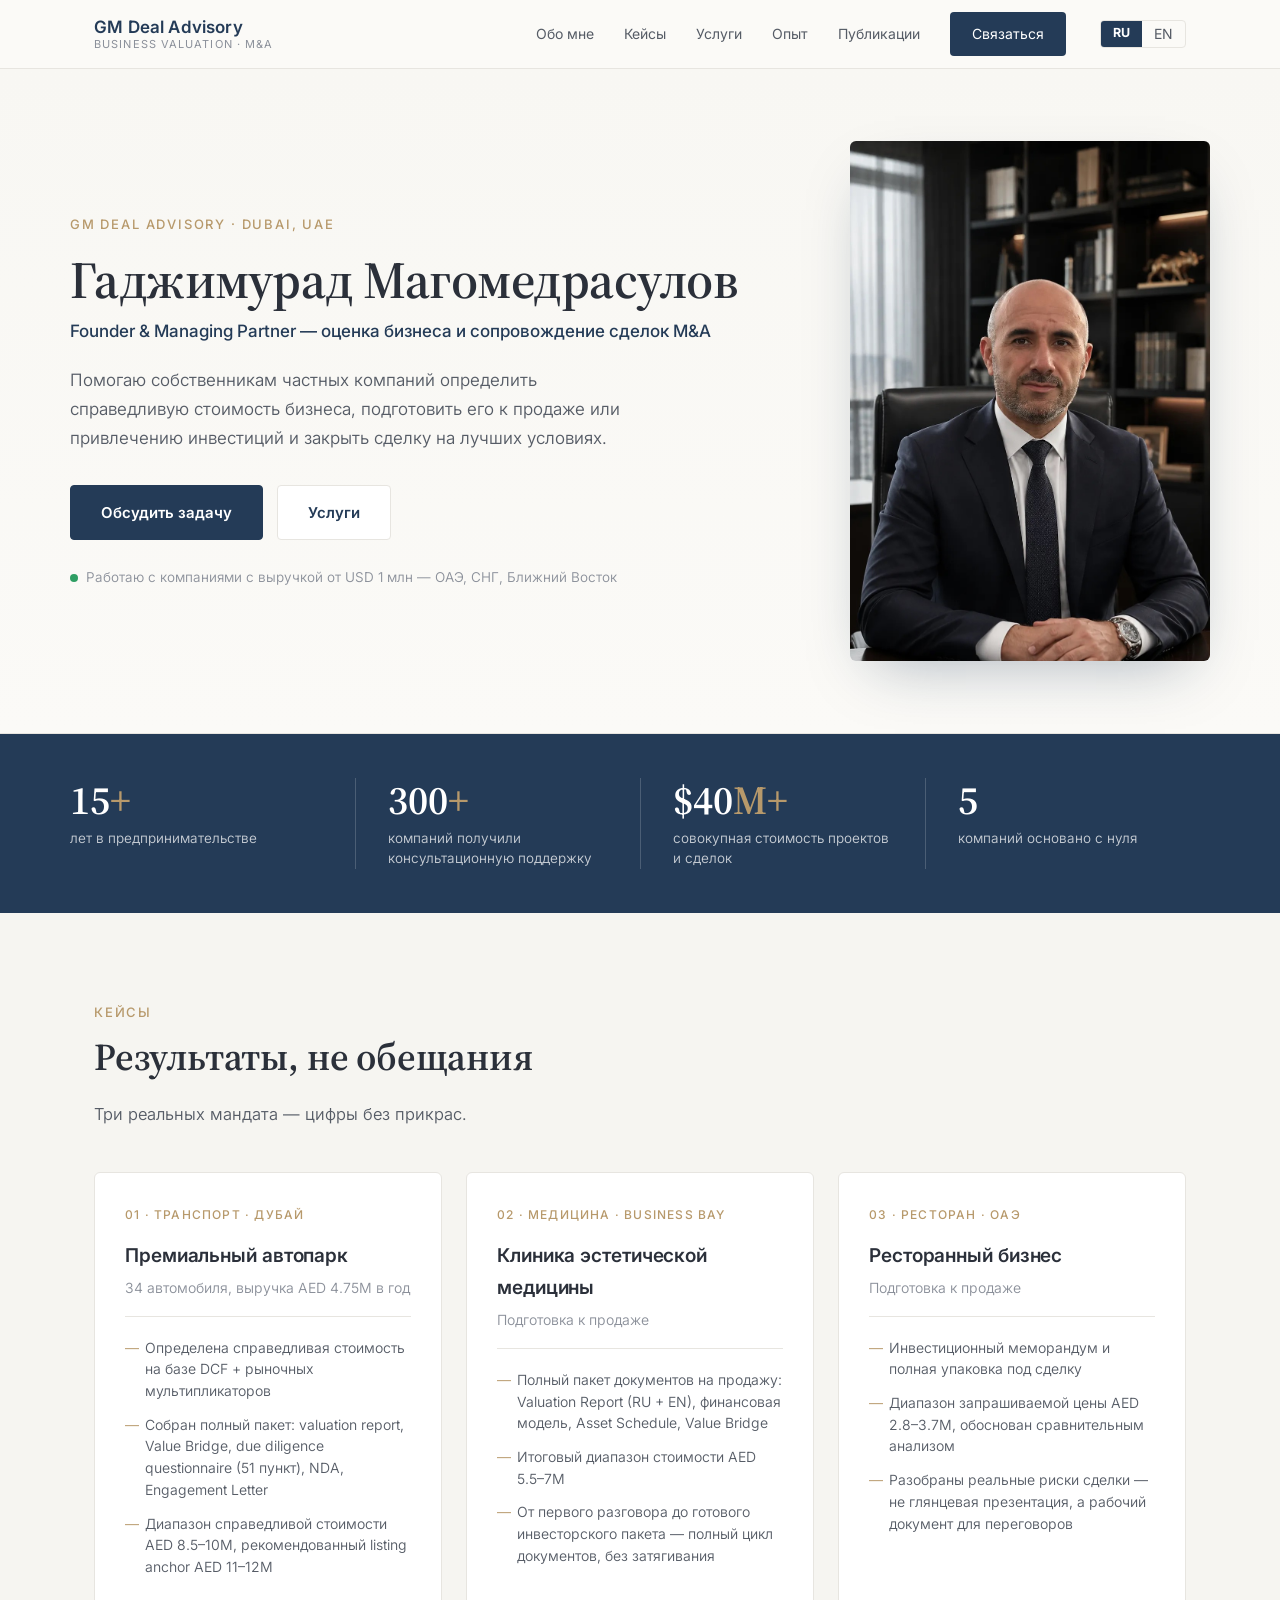
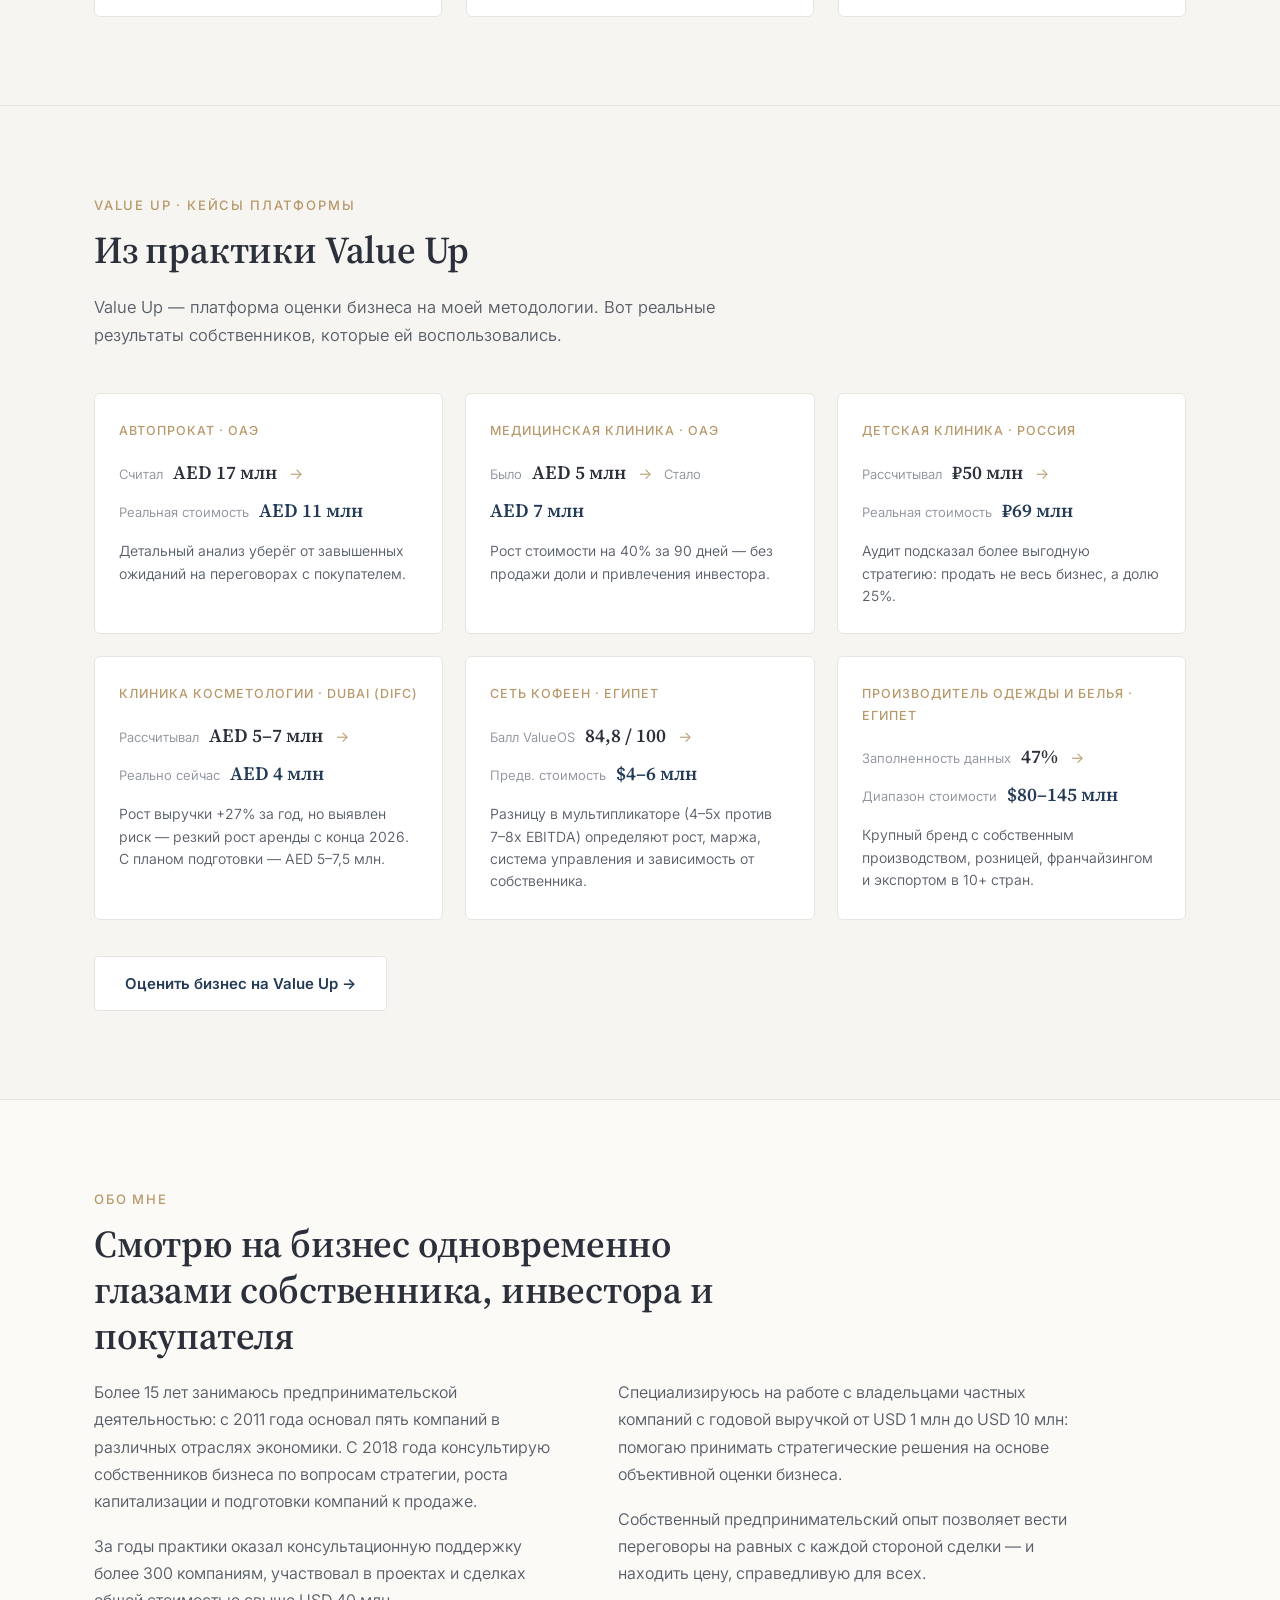
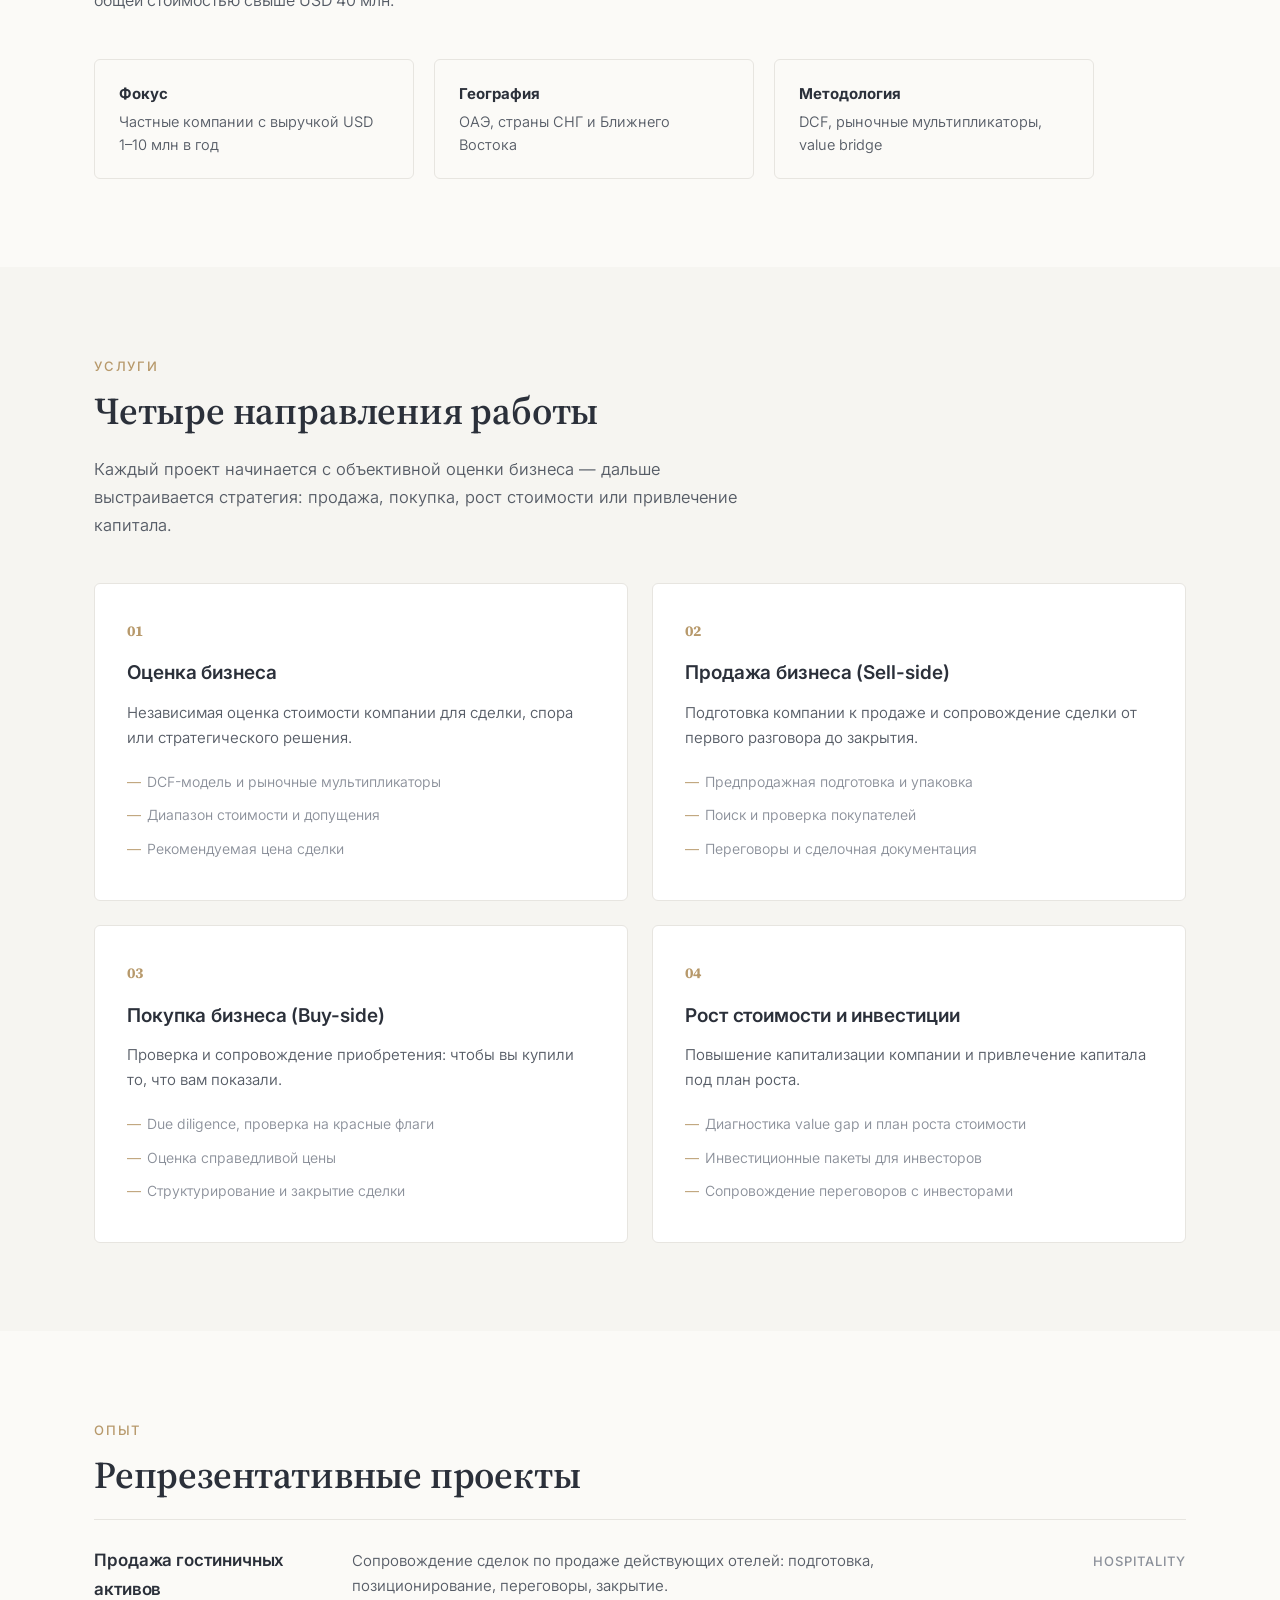
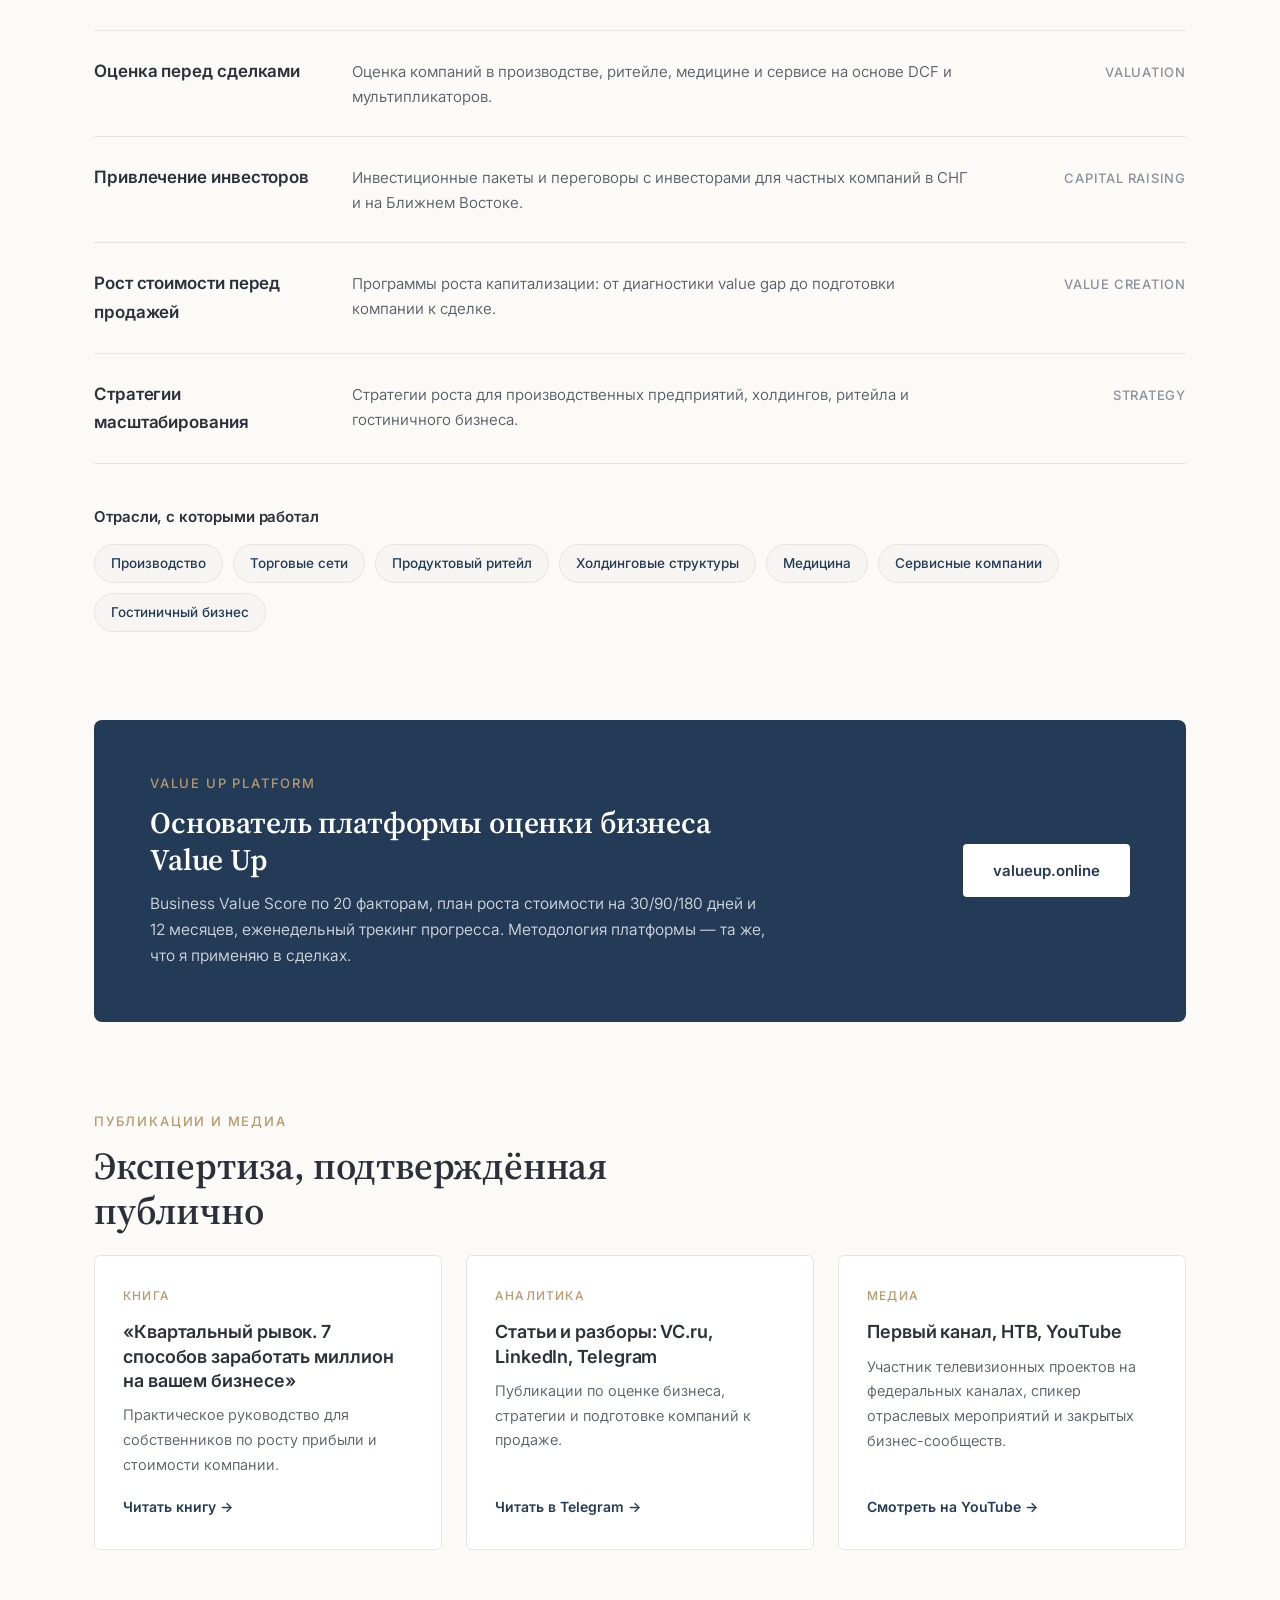
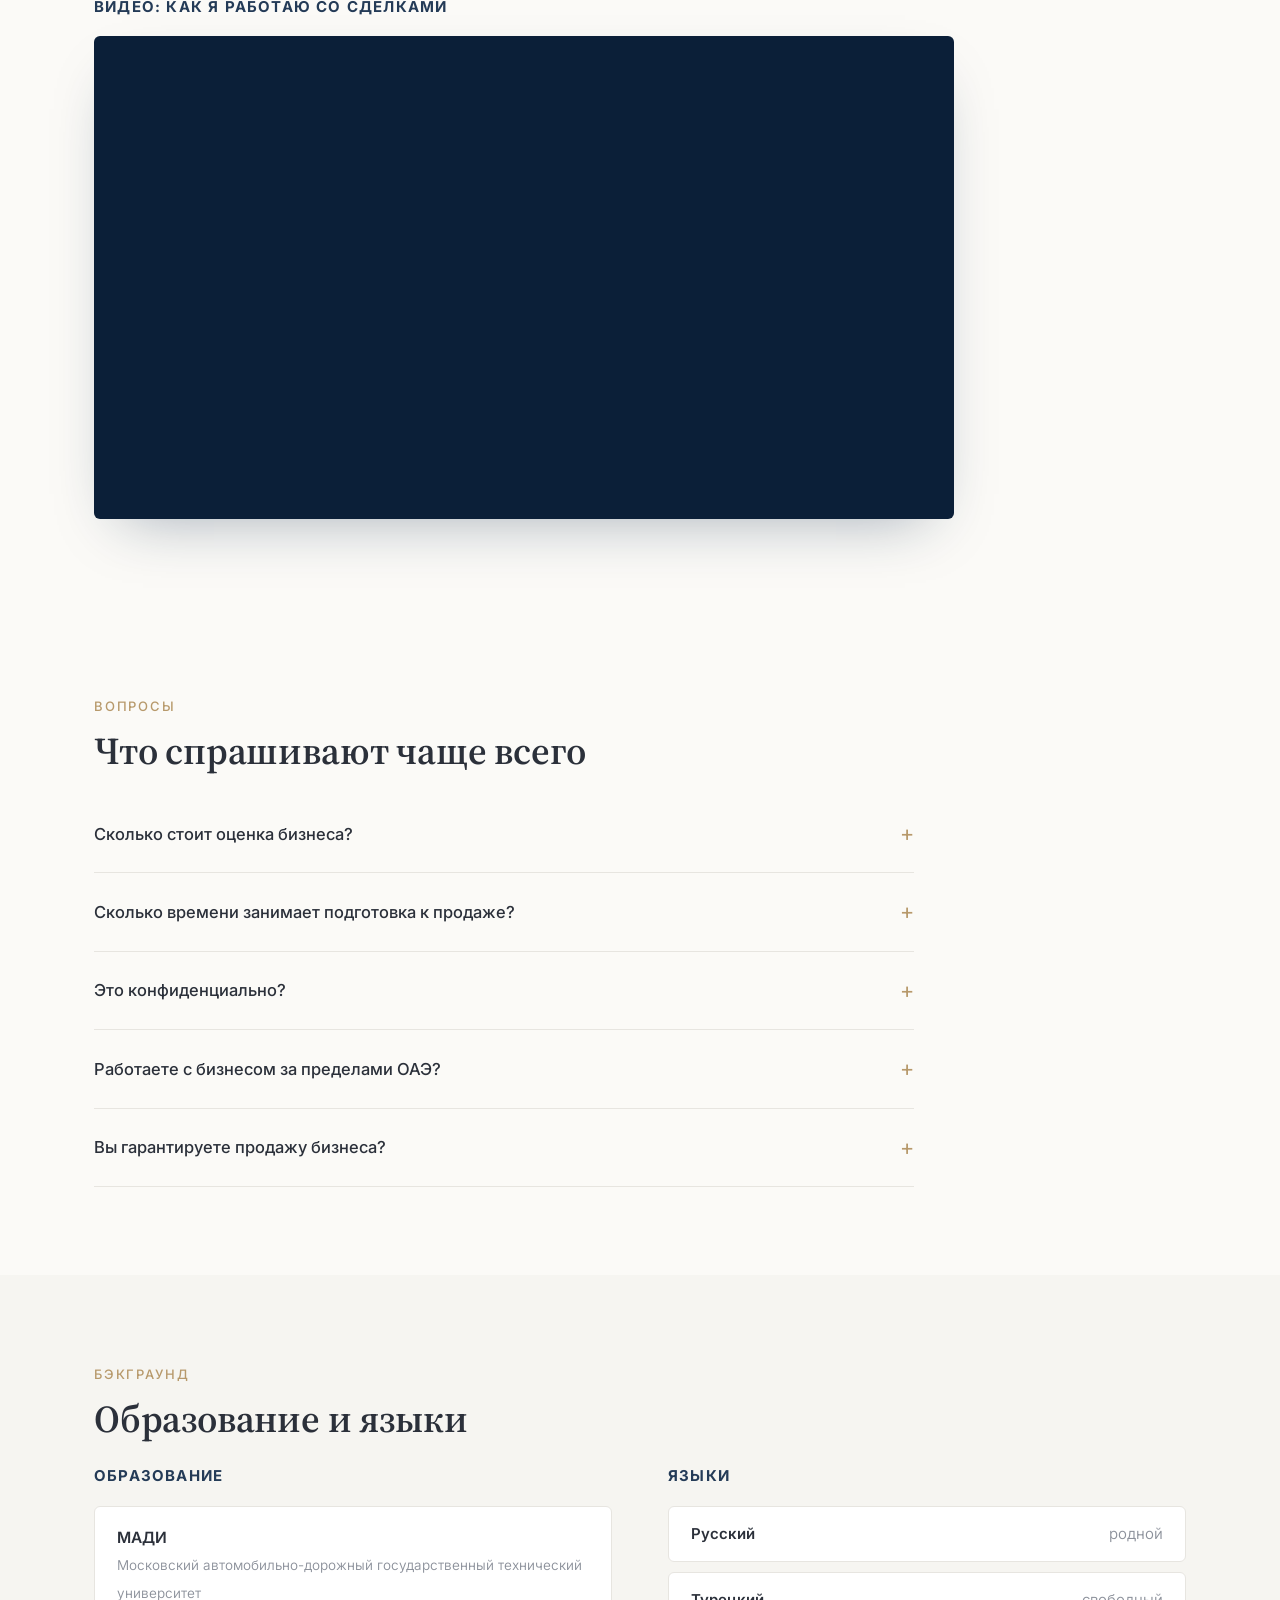
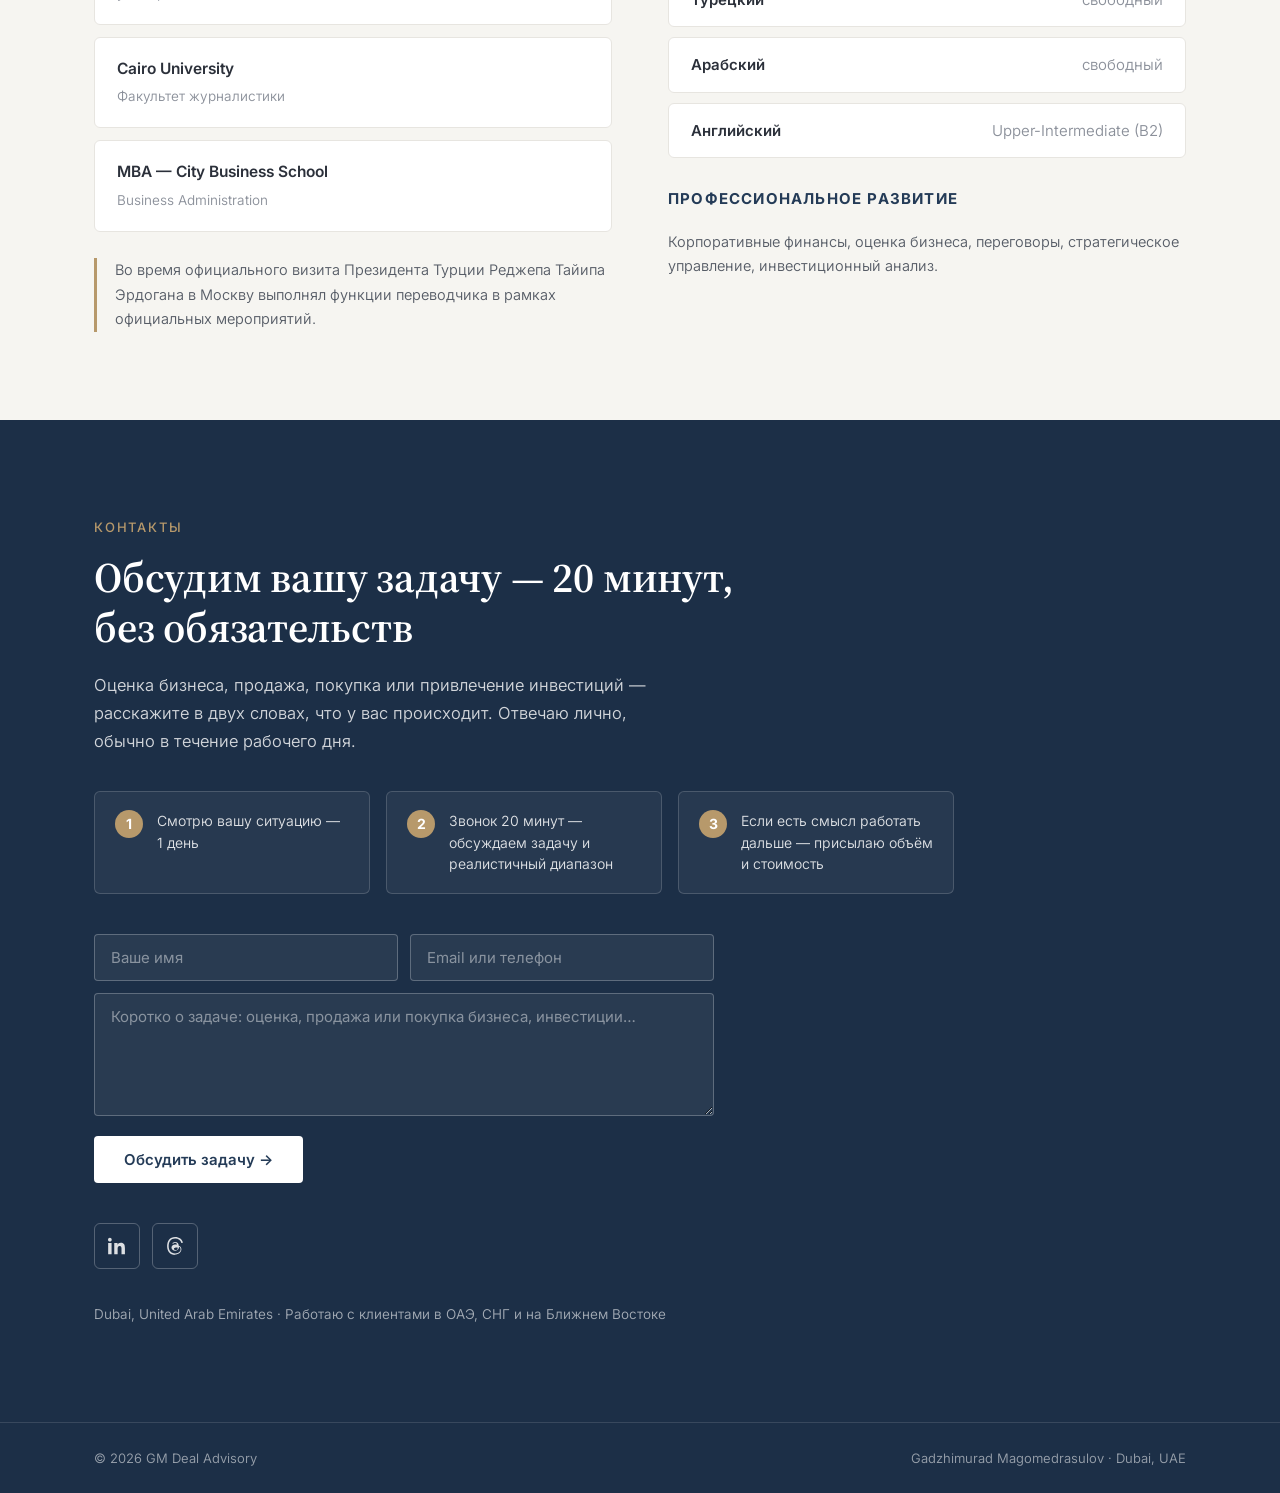
<file: index.html>
<!DOCTYPE html>
<html lang="ru">
<head>
<meta charset="UTF-8">
<meta name="viewport" content="width=device-width, initial-scale=1.0">
<title>Гаджимурад Магомедрасулов — GM Deal Advisory</title>
<meta name="description" content="GM Deal Advisory — оценка бизнеса, сопровождение сделок M&A, привлечение инвестиций. Гаджимурад Магомедрасулов, Дубай, ОАЭ.">
<link rel="canonical" href="https://gm-deal-advisory.onrender.com/">
<link rel="alternate" hreflang="ru" href="https://gm-deal-advisory.onrender.com/">
<link rel="alternate" hreflang="en" href="https://gm-deal-advisory.onrender.com/en.html">
<meta property="og:type" content="website">
<meta property="og:title" content="Гаджимурад Магомедрасулов — GM Deal Advisory">
<meta property="og:description" content="Оценка бизнеса, сопровождение сделок M&A, привлечение инвестиций. Дубай, ОАЭ.">
<meta property="og:url" content="https://gm-deal-advisory.onrender.com/">
<meta property="og:image" content="https://gm-deal-advisory.onrender.com/photo.jpg">
<meta name="robots" content="index, follow">
<link rel="preconnect" href="https://fonts.googleapis.com">
<link rel="preconnect" href="https://fonts.gstatic.com" crossorigin>
<link href="https://fonts.googleapis.com/css2?family=Source+Serif+4:opsz,wght@8..60,600;8..60,700&family=Inter:wght@400;500;600;700&display=swap" rel="stylesheet">
<link rel="icon" type="image/svg+xml" href="favicon.svg">
<link rel="preload" as="image" href="photo.jpg">
<link rel="stylesheet" href="styles.css">
<script type="application/ld+json">
{"@context":"https://schema.org","@graph":[
{"@type":"Person","name":"Гаджимурад Магомедрасулов","alternateName":"Gadzhimurad Magomedrasulov","jobTitle":"Founder & Managing Partner","worksFor":{"@type":"ProfessionalService","name":"GM Deal Advisory","areaServed":["AE","CIS","Middle East"],"address":{"@type":"PostalAddress","addressLocality":"Dubai","addressCountry":"AE"}},"knowsLanguage":["ru","tr","ar","en"],"url":"https://gm-deal-advisory.onrender.com/","image":"https://gm-deal-advisory.onrender.com/photo.jpg","sameAs":["https://www.linkedin.com/in/gadzhimurad-m-and-a-advisor-227a68b3/","https://www.threads.com/@gadzhimurad.strateg","https://t.me/bigexpert1/","https://valueup.online/"]},
{"@type":"FAQPage","mainEntity":[
{"@type":"Question","name":"Сколько стоит оценка бизнеса?","acceptedAnswer":{"@type":"Answer","text":"Зависит от размера и структуры компании. После 20-минутного звонка присылаю фиксированный объём работ и стоимость — без почасовой оплаты и скрытых платежей."}},
{"@type":"Question","name":"Сколько времени занимает подготовка к продаже?","acceptedAnswer":{"@type":"Answer","text":"Оценка бизнеса — обычно 1–2 недели. Полный пакет к продаже — от 3–4 недель в зависимости от готовности отчётности."}},
{"@type":"Question","name":"Это конфиденциально?","acceptedAnswer":{"@type":"Answer","text":"Да. Работа начинается с подписания NDA. Данные компании не передаются третьим лицам без письменного согласия."}},
{"@type":"Question","name":"Работаете с бизнесом за пределами ОАЭ?","acceptedAnswer":{"@type":"Answer","text":"Да — СНГ и Ближний Восток. Трансграничные документы готовятся билингвально (русский + английский)."}},
{"@type":"Question","name":"Вы гарантируете продажу бизнеса?","acceptedAnswer":{"@type":"Answer","text":"Нет. Гарантируется обоснованная цена, качественный пакет документов и честная картина рисков."}}
]}]}
</script>
</head>
<body>

<header>
  <div class="wrap nav">
    <a class="logo" href="index.html"><b>GM Deal Advisory</b><span>Business Valuation · M&amp;A</span></a>
    <nav class="menu">
      <a href="#about">Обо мне</a>
      <a href="#cases">Кейсы</a>
      <a href="#services">Услуги</a>
      <a href="#experience">Опыт</a>
      <a href="#insights">Публикации</a>
      <a class="nav-cta" href="#contact">Связаться</a>
      <span class="lang-sw"><b>RU</b><a href="en.html">EN</a></span>
    </nav>
  </div>
</header>

<div class="hero" id="top">
  <div class="wrap hero-grid">
    <div>
      <div class="eyebrow">GM Deal Advisory · Dubai, UAE</div>
      <h1>Гаджимурад Магомедрасулов</h1>
      <div class="role">Founder &amp; Managing Partner — оценка бизнеса и сопровождение сделок M&amp;A</div>
      <p class="lede">Помогаю собственникам частных компаний определить справедливую стоимость бизнеса, подготовить его к продаже или привлечению инвестиций и закрыть сделку на лучших условиях.</p>
      <div class="hero-cta">
        <a class="btn btn-primary" href="#contact">Обсудить задачу</a>
        <a class="btn btn-secondary" href="#services">Услуги</a>
      </div>
      <div class="hero-note">Работаю с компаниями с выручкой от USD 1 млн — ОАЭ, СНГ, Ближний Восток</div>
    </div>
    <div class="photo-card">
      <img src="photo.jpg" alt="Гаджимурад Магомедрасулов — GM Deal Advisory" width="800" height="1000" fetchpriority="high">
    </div>
  </div>
</div>

<div class="metrics">
  <div class="wrap metrics-grid">
    <div class="metric"><b>15<i>+</i></b><span>лет в предпринимательстве</span></div>
    <div class="metric"><b>300<i>+</i></b><span>компаний получили консультационную поддержку</span></div>
    <div class="metric"><b>$40<i>M+</i></b><span>совокупная стоимость проектов и сделок</span></div>
    <div class="metric"><b>5</b><span>компаний основано с нуля</span></div>
  </div>
</div>


<section class="cases-section" id="cases">
  <div class="wrap">
    <div class="sec-eyebrow">Кейсы</div>
    <h2 class="sec-title">Результаты, не обещания</h2>
    <p class="sec-intro">Три реальных мандата — цифры без прикрас.</p>
    <div class="case-grid">
      <div class="ccard">
        <div class="meta">01 · Транспорт · Дубай</div>
        <h3>Премиальный автопарк</h3>
        <p class="csub">34 автомобиля, выручка AED 4.75M в год</p>
        <ul>
          <li>Определена справедливая стоимость на базе DCF + рыночных мультипликаторов</li>
          <li>Собран полный пакет: valuation report, Value Bridge, due diligence questionnaire (51 пункт), NDA, Engagement Letter</li>
          <li>Диапазон справедливой стоимости AED 8.5–10M, рекомендованный listing anchor AED 11–12M</li>
        </ul>
      </div>
      <div class="ccard">
        <div class="meta">02 · Медицина · Business Bay</div>
        <h3>Клиника эстетической медицины</h3>
        <p class="csub">Подготовка к продаже</p>
        <ul>
          <li>Полный пакет документов на продажу: Valuation Report (RU + EN), финансовая модель, Asset Schedule, Value Bridge</li>
          <li>Итоговый диапазон стоимости AED 5.5–7M</li>
          <li>От первого разговора до готового инвесторского пакета — полный цикл документов, без затягивания</li>
        </ul>
      </div>
      <div class="ccard">
        <div class="meta">03 · Ресторан · ОАЭ</div>
        <h3>Ресторанный бизнес</h3>
        <p class="csub">Подготовка к продаже</p>
        <ul>
          <li>Инвестиционный меморандум и полная упаковка под сделку</li>
          <li>Диапазон запрашиваемой цены AED 2.8–3.7M, обоснован сравнительным анализом</li>
          <li>Разобраны реальные риски сделки — не глянцевая презентация, а рабочий документ для переговоров</li>
        </ul>
      </div>
    </div>
  </div>
</section>


<section class="delta-section">
  <div class="wrap">
    <div class="sec-eyebrow">Value Up · кейсы платформы</div>
    <h2 class="sec-title">Из практики Value Up</h2>
    <p class="sec-intro">Value Up — платформа оценки бизнеса на моей методологии. Вот реальные результаты собственников, которые ей воспользовались.</p>
    <div class="delta-grid">
      <div class="dcard">
        <div class="dlabel">Автопрокат · ОАЭ</div>
        <div class="drow"><span>Считал</span><b>AED 17 млн</b><i>→</i><span>Реальная стоимость</span><b class="hl">AED 11 млн</b></div>
        <p>Детальный анализ уберёг от завышенных ожиданий на переговорах с покупателем.</p>
      </div>
      <div class="dcard">
        <div class="dlabel">Медицинская клиника · ОАЭ</div>
        <div class="drow"><span>Было</span><b>AED 5 млн</b><i>→</i><span>Стало</span><b class="hl">AED 7 млн</b></div>
        <p>Рост стоимости на 40% за 90 дней — без продажи доли и привлечения инвестора.</p>
      </div>
      <div class="dcard">
        <div class="dlabel">Детская клиника · Россия</div>
        <div class="drow"><span>Рассчитывал</span><b>₽50 млн</b><i>→</i><span>Реальная стоимость</span><b class="hl">₽69 млн</b></div>
        <p>Аудит подсказал более выгодную стратегию: продать не весь бизнес, а долю 25%.</p>
      </div>
      <div class="dcard">
        <div class="dlabel">Клиника косметологии · Dubai (DIFC)</div>
        <div class="drow"><span>Рассчитывал</span><b>AED 5–7 млн</b><i>→</i><span>Реально сейчас</span><b class="hl">AED 4 млн</b></div>
        <p>Рост выручки +27% за год, но выявлен риск — резкий рост аренды с конца 2026. С планом подготовки — AED 5–7,5 млн.</p>
      </div>
      <div class="dcard">
        <div class="dlabel">Сеть кофеен · Египет</div>
        <div class="drow"><span>Балл ValueOS</span><b>84,8 / 100</b><i>→</i><span>Предв. стоимость</span><b class="hl">$4–6 млн</b></div>
        <p>Разницу в мультипликаторе (4–5x против 7–8x EBITDA) определяют рост, маржа, система управления и зависимость от собственника.</p>
      </div>
      <div class="dcard">
        <div class="dlabel">Производитель одежды и белья · Египет</div>
        <div class="drow"><span>Заполненность данных</span><b>47%</b><i>→</i><span>Диапазон стоимости</span><b class="hl">$80–145 млн</b></div>
        <p>Крупный бренд с собственным производством, розницей, франчайзингом и экспортом в 10+ стран.</p>
      </div>
    </div>
    <a class="btn btn-secondary" href="https://valueup.online/" target="_blank" rel="noopener" style="margin-top:36px">Оценить бизнес на Value Up →</a>
  </div>
</section>

<section id="about">
  <div class="wrap">
    <div class="sec-eyebrow">Обо мне</div>
    <h2 class="sec-title">Смотрю на бизнес одновременно глазами собственника, инвестора и покупателя</h2>
    <div class="about-cols">
      <div>
        <p>Более 15 лет занимаюсь предпринимательской деятельностью: с 2011 года основал пять компаний в различных отраслях экономики. С 2018 года консультирую собственников бизнеса по вопросам стратегии, роста капитализации и подготовки компаний к продаже.</p>
        <p>За годы практики оказал консультационную поддержку более 300 компаниям, участвовал в проектах и сделках общей стоимостью свыше USD 40 млн.</p>
      </div>
      <div>
        <p>Специализируюсь на работе с владельцами частных компаний с годовой выручкой от USD 1 млн до USD 10 млн: помогаю принимать стратегические решения на основе объективной оценки бизнеса.</p>
        <p>Собственный предпринимательский опыт позволяет вести переговоры на равных с каждой стороной сделки — и находить цену, справедливую для всех.</p>
      </div>
    </div>
    <div class="about-facts">
      <div class="fact"><b>Фокус</b>Частные компании с выручкой USD 1–10 млн в год</div>
      <div class="fact"><b>География</b>ОАЭ, страны СНГ и Ближнего Востока</div>
      <div class="fact"><b>Методология</b>DCF, рыночные мультипликаторы, value bridge</div>
    </div>
  </div>
</section>

<section class="svc-section" id="services">
  <div class="wrap">
    <div class="sec-eyebrow">Услуги</div>
    <h2 class="sec-title">Четыре направления работы</h2>
    <p class="sec-intro">Каждый проект начинается с объективной оценки бизнеса — дальше выстраивается стратегия: продажа, покупка, рост стоимости или привлечение капитала.</p>
    <div class="svc-grid">
      <div class="svc">
        <div class="num">01</div>
        <h3>Оценка бизнеса</h3>
        <p>Независимая оценка стоимости компании для сделки, спора или стратегического решения.</p>
        <ul>
          <li>DCF-модель и рыночные мультипликаторы</li>
          <li>Диапазон стоимости и допущения</li>
          <li>Рекомендуемая цена сделки</li>
        </ul>
      </div>
      <div class="svc">
        <div class="num">02</div>
        <h3>Продажа бизнеса (Sell-side)</h3>
        <p>Подготовка компании к продаже и сопровождение сделки от первого разговора до закрытия.</p>
        <ul>
          <li>Предпродажная подготовка и упаковка</li>
          <li>Поиск и проверка покупателей</li>
          <li>Переговоры и сделочная документация</li>
        </ul>
      </div>
      <div class="svc">
        <div class="num">03</div>
        <h3>Покупка бизнеса (Buy-side)</h3>
        <p>Проверка и сопровождение приобретения: чтобы вы купили то, что вам показали.</p>
        <ul>
          <li>Due diligence, проверка на красные флаги</li>
          <li>Оценка справедливой цены</li>
          <li>Структурирование и закрытие сделки</li>
        </ul>
      </div>
      <div class="svc">
        <div class="num">04</div>
        <h3>Рост стоимости и инвестиции</h3>
        <p>Повышение капитализации компании и привлечение капитала под план роста.</p>
        <ul>
          <li>Диагностика value gap и план роста стоимости</li>
          <li>Инвестиционные пакеты для инвесторов</li>
          <li>Сопровождение переговоров с инвесторами</li>
        </ul>
      </div>
    </div>
  </div>
</section>

<section id="experience">
  <div class="wrap">
    <div class="sec-eyebrow">Опыт</div>
    <h2 class="sec-title">Репрезентативные проекты</h2>
    <div class="exp-table">
      <div class="exp-row">
        <h3>Продажа гостиничных активов</h3>
        <p>Сопровождение сделок по продаже действующих отелей: подготовка, позиционирование, переговоры, закрытие.</p>
        <div class="sector">Hospitality</div>
      </div>
      <div class="exp-row">
        <h3>Оценка перед сделками</h3>
        <p>Оценка компаний в производстве, ритейле, медицине и сервисе на основе DCF и мультипликаторов.</p>
        <div class="sector">Valuation</div>
      </div>
      <div class="exp-row">
        <h3>Привлечение инвесторов</h3>
        <p>Инвестиционные пакеты и переговоры с инвесторами для частных компаний в СНГ и на Ближнем Востоке.</p>
        <div class="sector">Capital Raising</div>
      </div>
      <div class="exp-row">
        <h3>Рост стоимости перед продажей</h3>
        <p>Программы роста капитализации: от диагностики value gap до подготовки компании к сделке.</p>
        <div class="sector">Value Creation</div>
      </div>
      <div class="exp-row">
        <h3>Стратегии масштабирования</h3>
        <p>Стратегии роста для производственных предприятий, холдингов, ритейла и гостиничного бизнеса.</p>
        <div class="sector">Strategy</div>
      </div>
    </div>
    <div class="industries">
      <h3>Отрасли, с которыми работал</h3>
      <div class="chips">
        <span class="chip">Производство</span>
        <span class="chip">Торговые сети</span>
        <span class="chip">Продуктовый ритейл</span>
        <span class="chip">Холдинговые структуры</span>
        <span class="chip">Медицина</span>
        <span class="chip">Сервисные компании</span>
        <span class="chip">Гостиничный бизнес</span>
      </div>
    </div>
  </div>
</section>

<section style="padding-top:0">
  <div class="wrap">
    <div class="vu">
      <div>
        <div class="sec-eyebrow">Value Up Platform</div>
        <h3>Основатель платформы оценки бизнеса Value Up</h3>
        <p>Business Value Score по 20 факторам, план роста стоимости на 30/90/180 дней и 12 месяцев, еженедельный трекинг прогресса. Методология платформы — та же, что я применяю в сделках.</p>
      </div>
      <a class="btn" href="https://valueup.online/" target="_blank" rel="noopener">valueup.online</a>
    </div>
  </div>
</section>

<section id="insights" style="padding-top:0">
  <div class="wrap">
    <div class="sec-eyebrow">Публикации и медиа</div>
    <h2 class="sec-title">Экспертиза, подтверждённая публично</h2>
    <div class="ins-grid">
      <div class="ins">
        <div class="tag">Книга</div>
        <h3>«Квартальный рывок. 7 способов заработать миллион на вашем бизнесе»</h3>
        <p>Практическое руководство для собственников по росту прибыли и стоимости компании.</p>
        <a href="https://drive.google.com/file/d/16T_AMhTT7onD3zQas1L6dv867yUegYbj/view?usp=sharing" target="_blank" rel="noopener">Читать книгу →</a>
      </div>
      <div class="ins">
        <div class="tag">Аналитика</div>
        <h3>Статьи и разборы: VC.ru, LinkedIn, Telegram</h3>
        <p>Публикации по оценке бизнеса, стратегии и подготовке компаний к продаже.</p>
        <a href="https://t.me/bigexpert1/" target="_blank" rel="noopener">Читать в Telegram →</a>
      </div>
      <div class="ins">
        <div class="tag">Медиа</div>
        <h3>Первый канал, НТВ, YouTube</h3>
        <p>Участник телевизионных проектов на федеральных каналах, спикер отраслевых мероприятий и закрытых бизнес-сообществ.</p>
        <a href="https://youtube.com/shorts/_YA1pVciDQU?si=D7TerdRlwpAo29VF" target="_blank" rel="noopener">Смотреть на YouTube →</a>
      </div>
    </div>

    <div class="video-block">
      <h3 class="video-title">Видео: как я работаю со сделками</h3>
      <div class="video-wrap"><iframe src="https://www.youtube-nocookie.com/embed/BkNqXChD8Ng" title="GM Deal Advisory — видео" loading="lazy" allowfullscreen frameborder="0"></iframe></div>
    </div>
  </div>
</section>


<section id="faq">
  <div class="wrap">
    <div class="sec-eyebrow">Вопросы</div>
    <h2 class="sec-title">Что спрашивают чаще всего</h2>
    <div class="faq">
      <details>
        <summary>Сколько стоит оценка бизнеса?</summary>
        <p>Зависит от размера и структуры компании. После 20-минутного звонка присылаю фиксированный объём работ и стоимость — без почасовой оплаты и скрытых платежей.</p>
      </details>
      <details>
        <summary>Сколько времени занимает подготовка к продаже?</summary>
        <p>Оценка бизнеса — обычно 1–2 недели. Полный пакет к продаже (valuation report, финмодель, инвестиционный меморандум, сделочные документы) — от 3–4 недель в зависимости от готовности вашей отчётности.</p>
      </details>
      <details>
        <summary>Это конфиденциально?</summary>
        <p>Да. Работа начинается с подписания NDA. Данные компании не передаются третьим лицам без вашего письменного согласия — включая сам факт того, что бизнес готовится к продаже.</p>
      </details>
      <details>
        <summary>Работаете с бизнесом за пределами ОАЭ?</summary>
        <p>Да — СНГ и Ближний Восток. Трансграничные документы готовлю билингвально (русский + английский).</p>
      </details>
      <details>
        <summary>Вы гарантируете продажу бизнеса?</summary>
        <p>Нет — и не верьте тем, кто гарантирует. Я гарантирую обоснованную цену, качественный пакет документов и честную картину рисков. Именно это в итоге решает, закроется сделка или нет.</p>
      </details>
    </div>
  </div>
</section>

<section class="edu-section" id="education">
  <div class="wrap">
    <div class="sec-eyebrow">Бэкграунд</div>
    <h2 class="sec-title">Образование и языки</h2>
    <div class="edu-grid">
      <div class="edu-block">
        <h3>Образование</h3>
        <div class="edu-item"><b>МАДИ</b><span>Московский автомобильно-дорожный государственный технический университет</span></div>
        <div class="edu-item"><b>Cairo University</b><span>Факультет журналистики</span></div>
        <div class="edu-item"><b>MBA — City Business School</b><span>Business Administration</span></div>
        <p class="intl">Во время официального визита Президента Турции Реджепа Тайипа Эрдогана в Москву выполнял функции переводчика в рамках официальных мероприятий.</p>
      </div>
      <div class="edu-block">
        <h3>Языки</h3>
        <div class="lang-row"><b>Русский</b><span>родной</span></div>
        <div class="lang-row"><b>Турецкий</b><span>свободный</span></div>
        <div class="lang-row"><b>Арабский</b><span>свободный</span></div>
        <div class="lang-row"><b>Английский</b><span>Upper-Intermediate (B2)</span></div>
        <h3 style="margin-top:28px">Профессиональное развитие</h3>
        <p style="font-size:14.5px">Корпоративные финансы, оценка бизнеса, переговоры, стратегическое управление, инвестиционный анализ.</p>
      </div>
    </div>
  </div>
</section>

<section class="contact" id="contact">
  <div class="wrap">
    <div class="sec-eyebrow">Контакты</div>
    <h2>Обсудим вашу задачу — 20 минут, без обязательств</h2>
    <p class="lead">Оценка бизнеса, продажа, покупка или привлечение инвестиций — расскажите в двух словах, что у вас происходит. Отвечаю лично, обычно в течение рабочего дня.</p><div class="steps">
      <div class="step"><b>1</b><span>Смотрю вашу ситуацию — 1 день</span></div>
      <div class="step"><b>2</b><span>Звонок 20 минут — обсуждаем задачу и реалистичный диапазон</span></div>
      <div class="step"><b>3</b><span>Если есть смысл работать дальше — присылаю объём и стоимость</span></div>
    </div>
    
    <form class="cform" data-subject="Заявка с сайта GM Deal Advisory">
      <div class="frow">
        <input type="text" name="name" placeholder="Ваше имя" required>
        <input type="text" name="contact" placeholder="Email или телефон" required>
      </div>
      <textarea name="message" rows="5" placeholder="Коротко о задаче: оценка, продажа или покупка бизнеса, инвестиции…" required></textarea>
      <button class="btn btn-primary" type="submit">Обсудить задачу →</button>
      <div class="fnote"></div>
    </form>
    <div class="soc-row">
      <a class="soc" href="https://www.linkedin.com/in/gadzhimurad-m-and-a-advisor-227a68b3/" target="_blank" rel="noopener" title="LinkedIn" aria-label="LinkedIn">
        <svg viewBox="0 0 24 24"><path d="M4.98 3.5C4.98 4.88 3.87 6 2.5 6S0 4.88 0 3.5 1.12 1 2.5 1s2.48 1.12 2.48 2.5zM.22 8.16h4.56V23H.22V8.16zM8.34 8.16h4.37v2.02h.06c.61-1.15 2.1-2.37 4.32-2.37 4.62 0 5.47 3.04 5.47 6.99V23h-4.55v-7.21c0-1.72-.03-3.93-2.4-3.93-2.4 0-2.77 1.87-2.77 3.8V23H8.34V8.16z"/></svg>
      </a>
      <a class="soc" href="https://www.threads.com/@gadzhimurad.strateg" target="_blank" rel="noopener" title="Threads" aria-label="Threads">
        <svg viewBox="0 0 24 24"><path d="M12.19 24h-.01c-3.58-.02-6.33-1.2-8.18-3.51C2.36 18.44 1.5 15.59 1.47 12v-.01c.03-3.58.89-6.43 2.53-8.48C5.85 1.2 8.6.02 12.18 0h.02c2.75.02 5.04.72 6.83 2.1 1.68 1.29 2.86 3.13 3.51 5.47l-2.04.57c-1.1-3.96-3.9-5.99-8.31-6.02-2.92.02-5.13.94-6.56 2.73C4.29 6.53 3.6 8.94 3.58 12c.02 3.06.71 5.47 2.05 7.15 1.43 1.79 3.64 2.71 6.56 2.73 2.64-.02 4.38-.64 5.83-2.09 1.66-1.65 1.63-3.67 1.1-4.9-.31-.73-.88-1.33-1.64-1.79-.19 1.36-.62 2.46-1.29 3.29-.9 1.1-2.17 1.7-3.78 1.79-1.22.07-2.4-.22-3.31-.82-1.08-.7-1.71-1.78-1.78-3.02-.13-2.45 1.83-4.21 4.89-4.38.9-.05 1.75 0 2.55.13-.11-.64-.32-1.14-.64-1.51-.44-.5-1.12-.76-2.02-.77h-.03c-.72 0-1.7.2-2.33 1.13L8.35 8.79c.86-1.28 2.26-1.98 3.95-1.98h.04c2.82.02 4.5 1.75 4.67 4.77.1.04.19.08.29.13 1.32.62 2.29 1.56 2.79 2.72.7 1.62.77 4.27-1.36 6.38-1.86 1.85-4.11 2.68-7.54 2.7v-.01zm1.13-9.98c-.07 0-.14 0-.21.01-1.55.09-2.51.8-2.45 1.83.06 1.08 1.25 1.58 2.39 1.52 1.05-.06 2.42-.46 2.65-3.15-.58-.13-1.24-.2-1.94-.2z"/></svg>
      </a>
    </div>
    <div class="loc">Dubai, United Arab Emirates · Работаю с клиентами в ОАЭ, СНГ и на Ближнем Востоке</div>
  </div>
</section>

<footer>
  <div class="wrap">
    <div>© 2026 GM Deal Advisory</div>
    <div>Gadzhimurad Magomedrasulov · Dubai, UAE</div>
  </div>
</footer>

<script>
document.querySelector('.cform').addEventListener('submit',async function(e){
  e.preventDefault();
  var f=this,b=f.querySelector('button'),n=f.querySelector('.fnote'),ru=document.documentElement.lang==='ru';
  b.disabled=true;b.textContent=ru?'Отправляю…':'Sending…';
  try{
    var r=await fetch('https://formsubmit.co/ajax/cef8fbf13d92c2186499e72b9094f0c2',{
      method:'POST',headers:{'Content-Type':'application/json','Accept':'application/json'},
      body:JSON.stringify({name:f.name.value,contact:f.contact.value,message:f.message.value,_subject:f.dataset.subject,_template:'table',_captcha:'false'})});
    if(!r.ok)throw 0;
    f.reset();n.className='fnote ok';n.textContent=ru?'Спасибо! Сообщение отправлено — отвечу лично в ближайшее время.':'Thank you! Your message has been sent — I will reply personally shortly.';
  }catch(_){n.className='fnote err';n.textContent=ru?'Не получилось отправить. Напишите мне в LinkedIn или Threads (иконки ниже).':'Could not send. Please reach me on LinkedIn or Threads (icons below).'}
  b.disabled=false;b.textContent=ru?'Обсудить задачу →':'Discuss your case →';
});
</script>
</body>
</html>
</file>
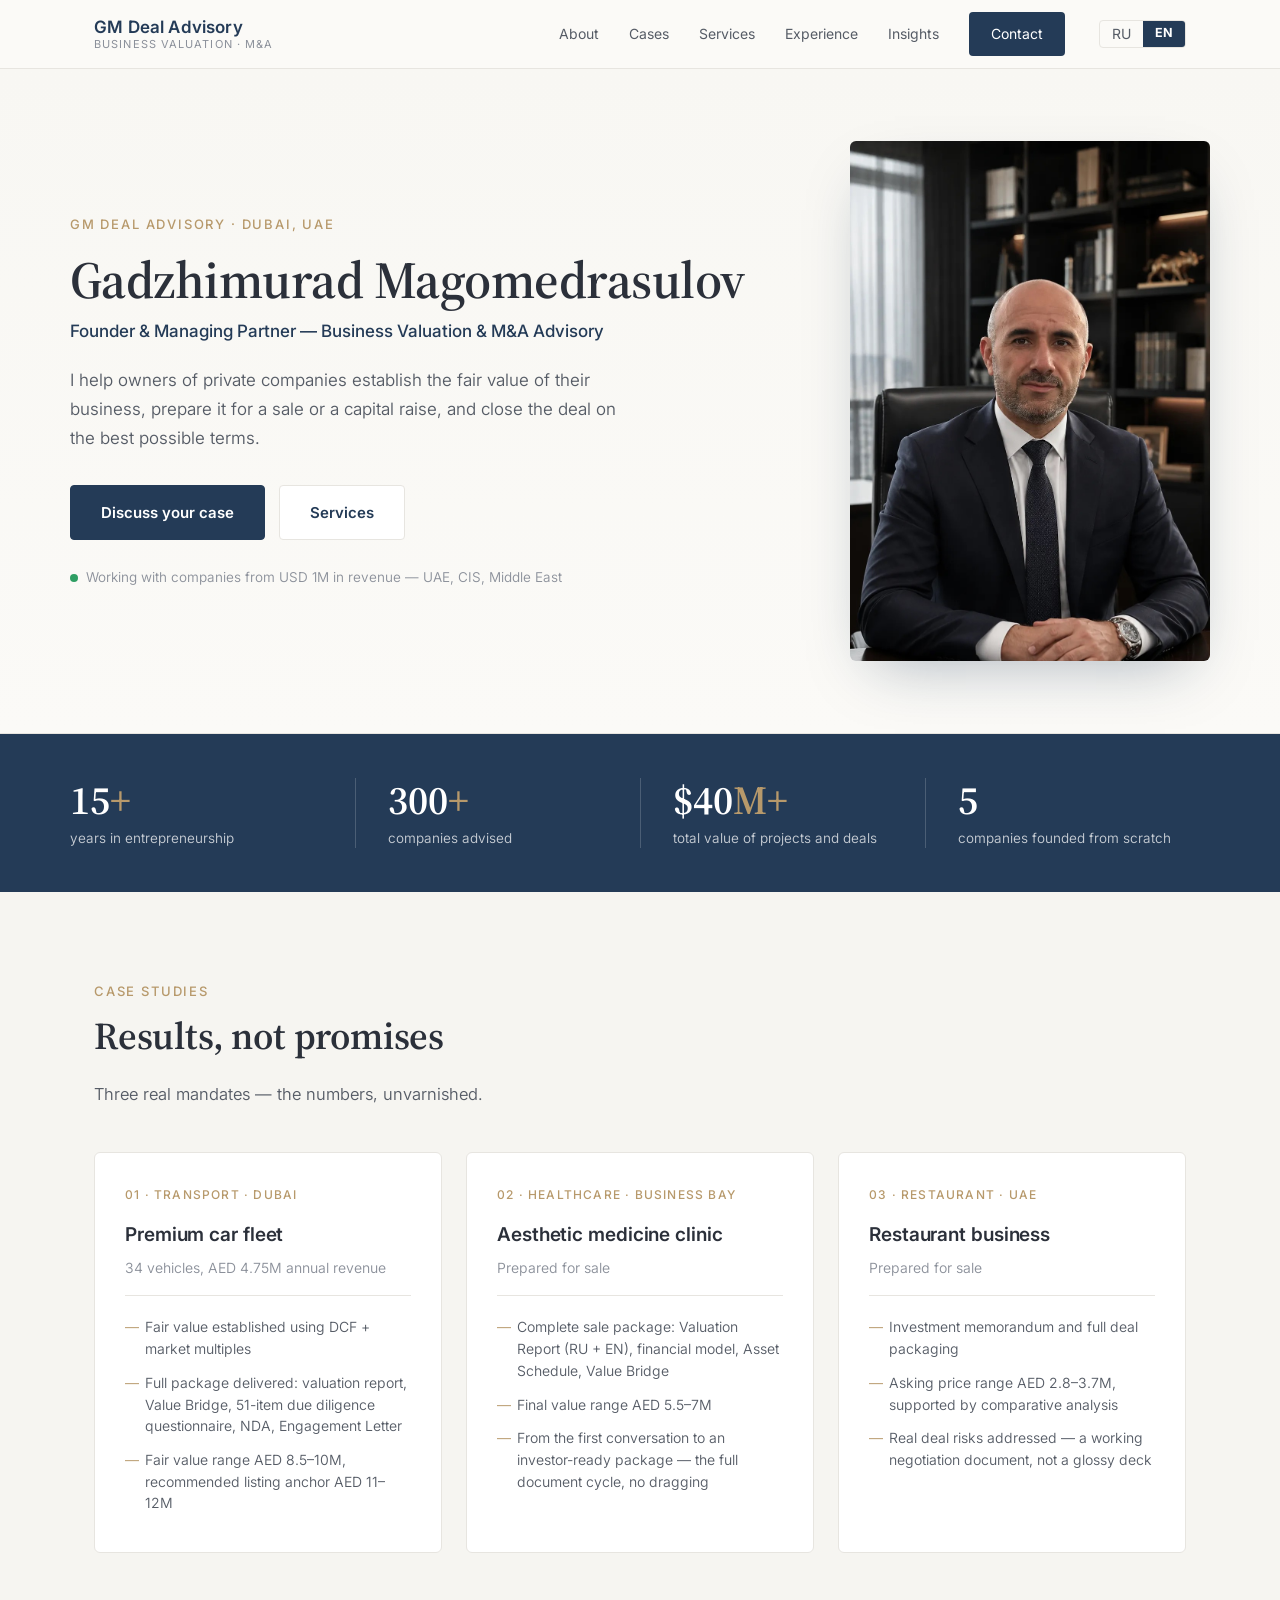
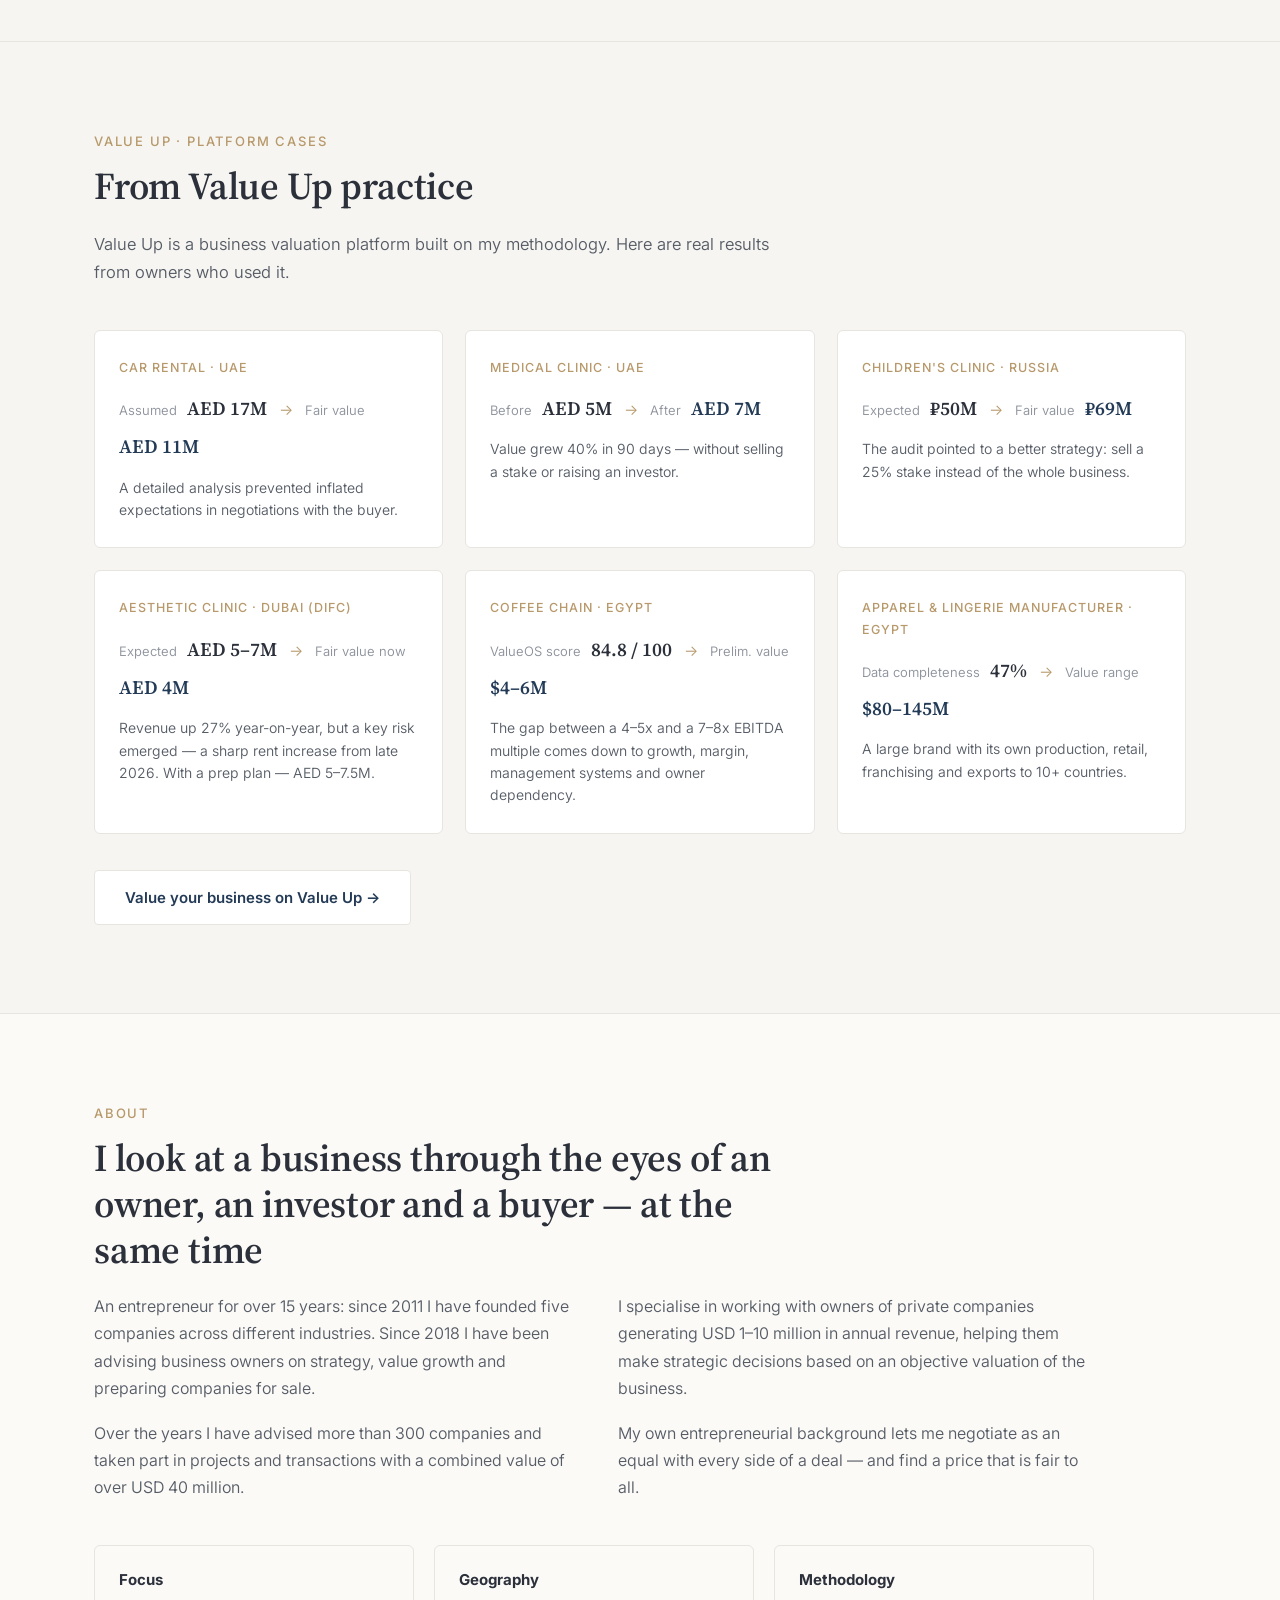
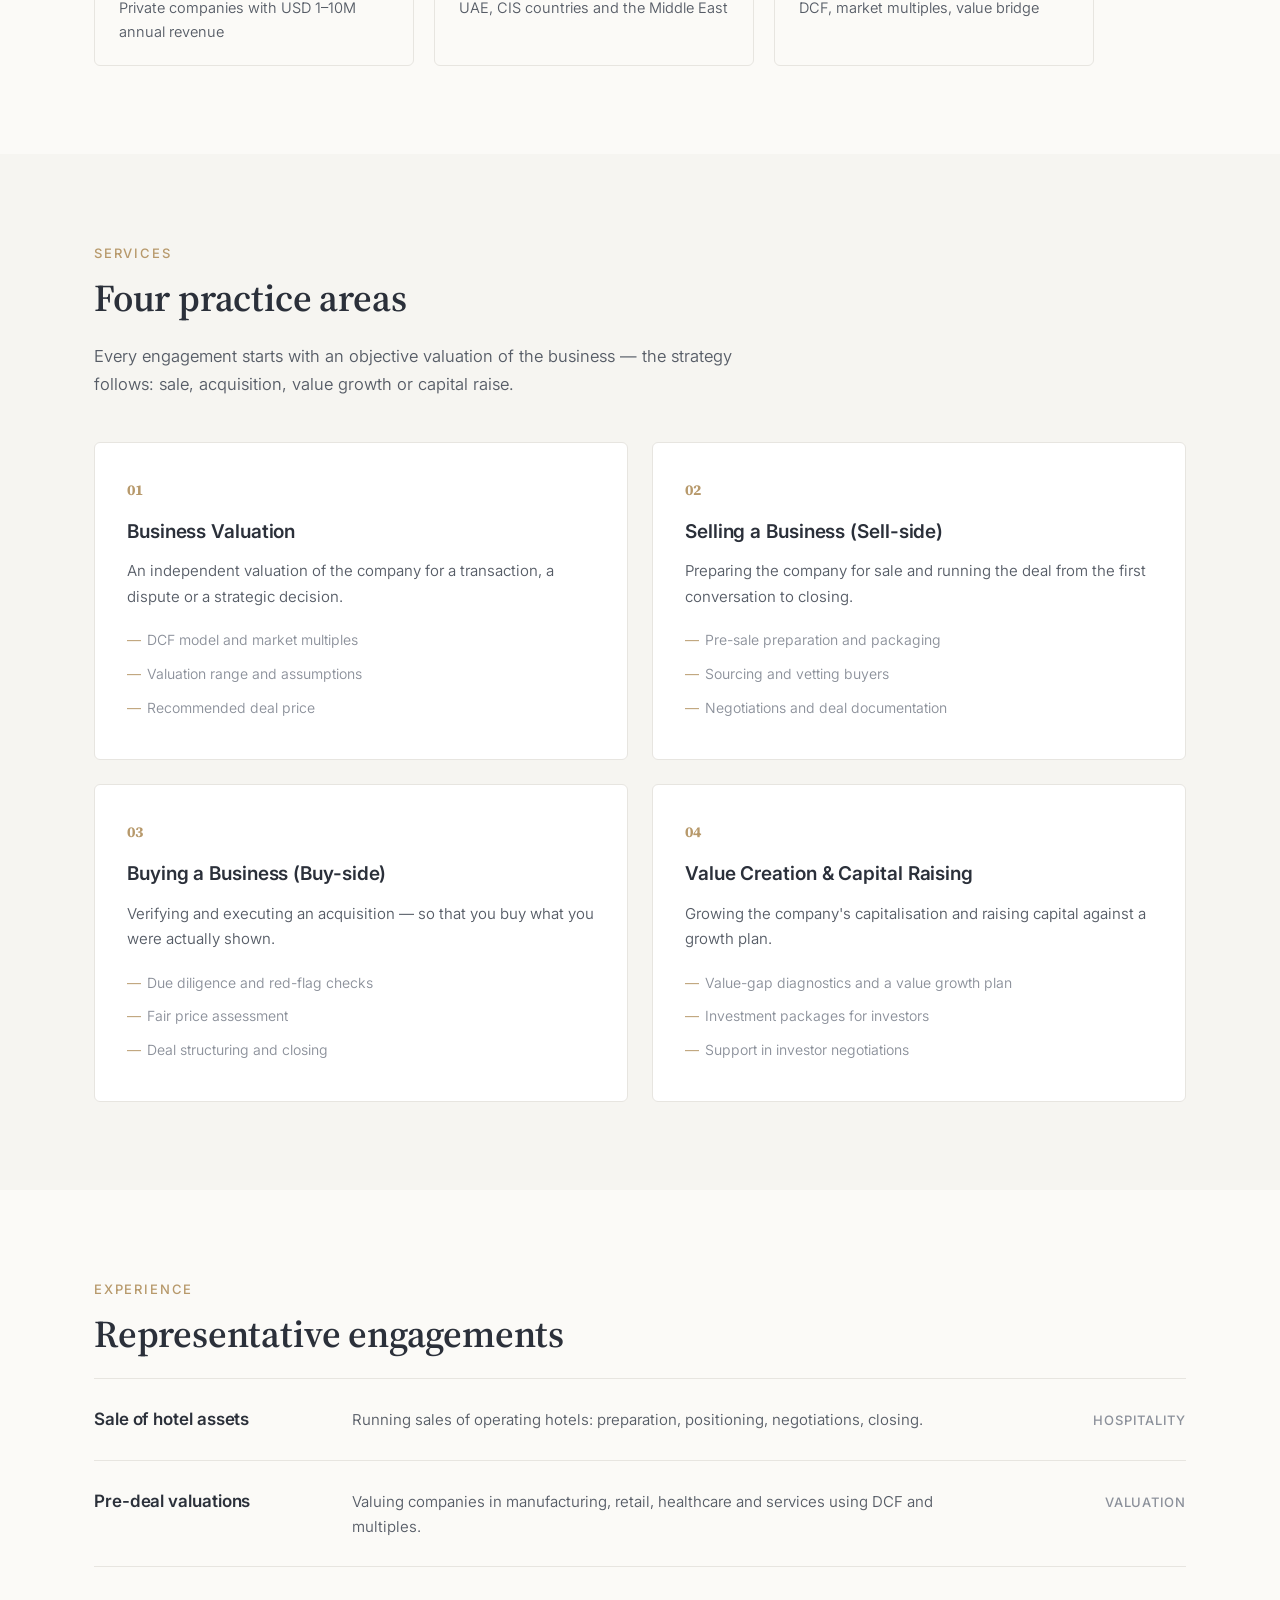
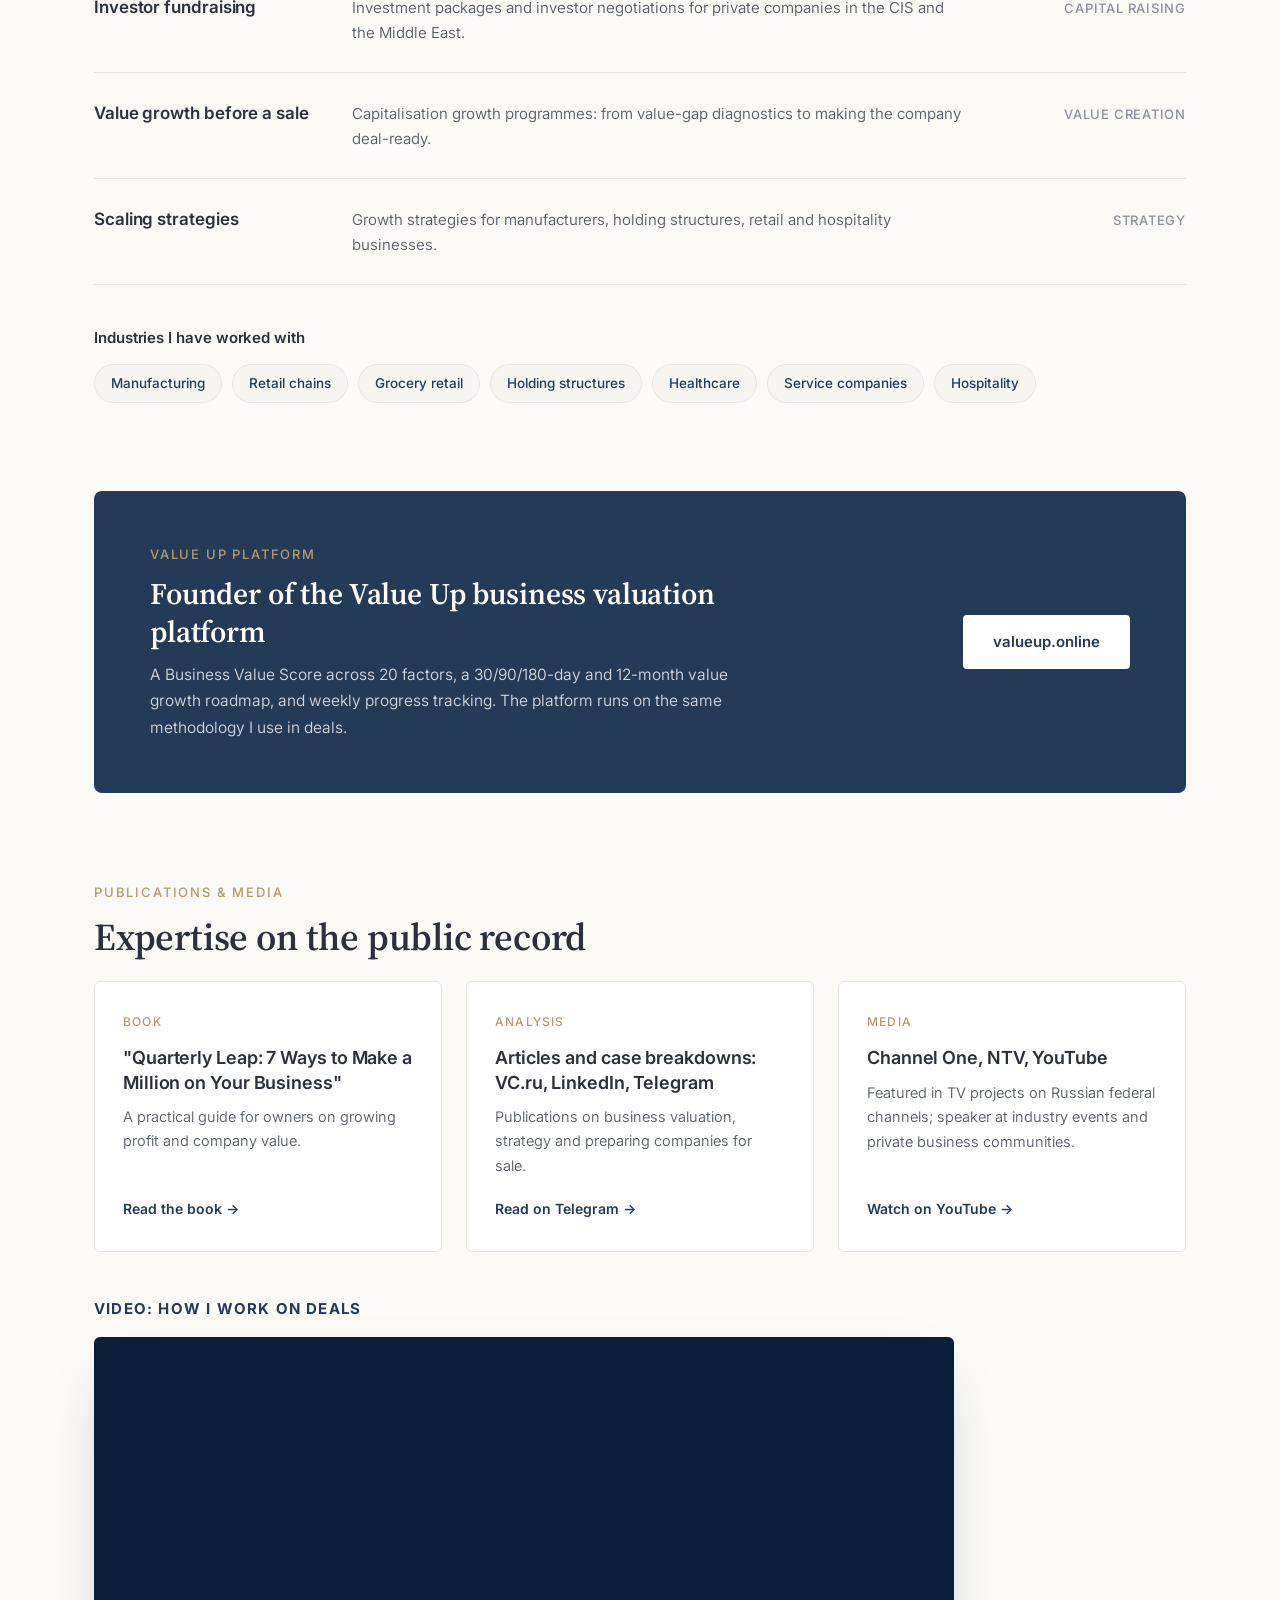
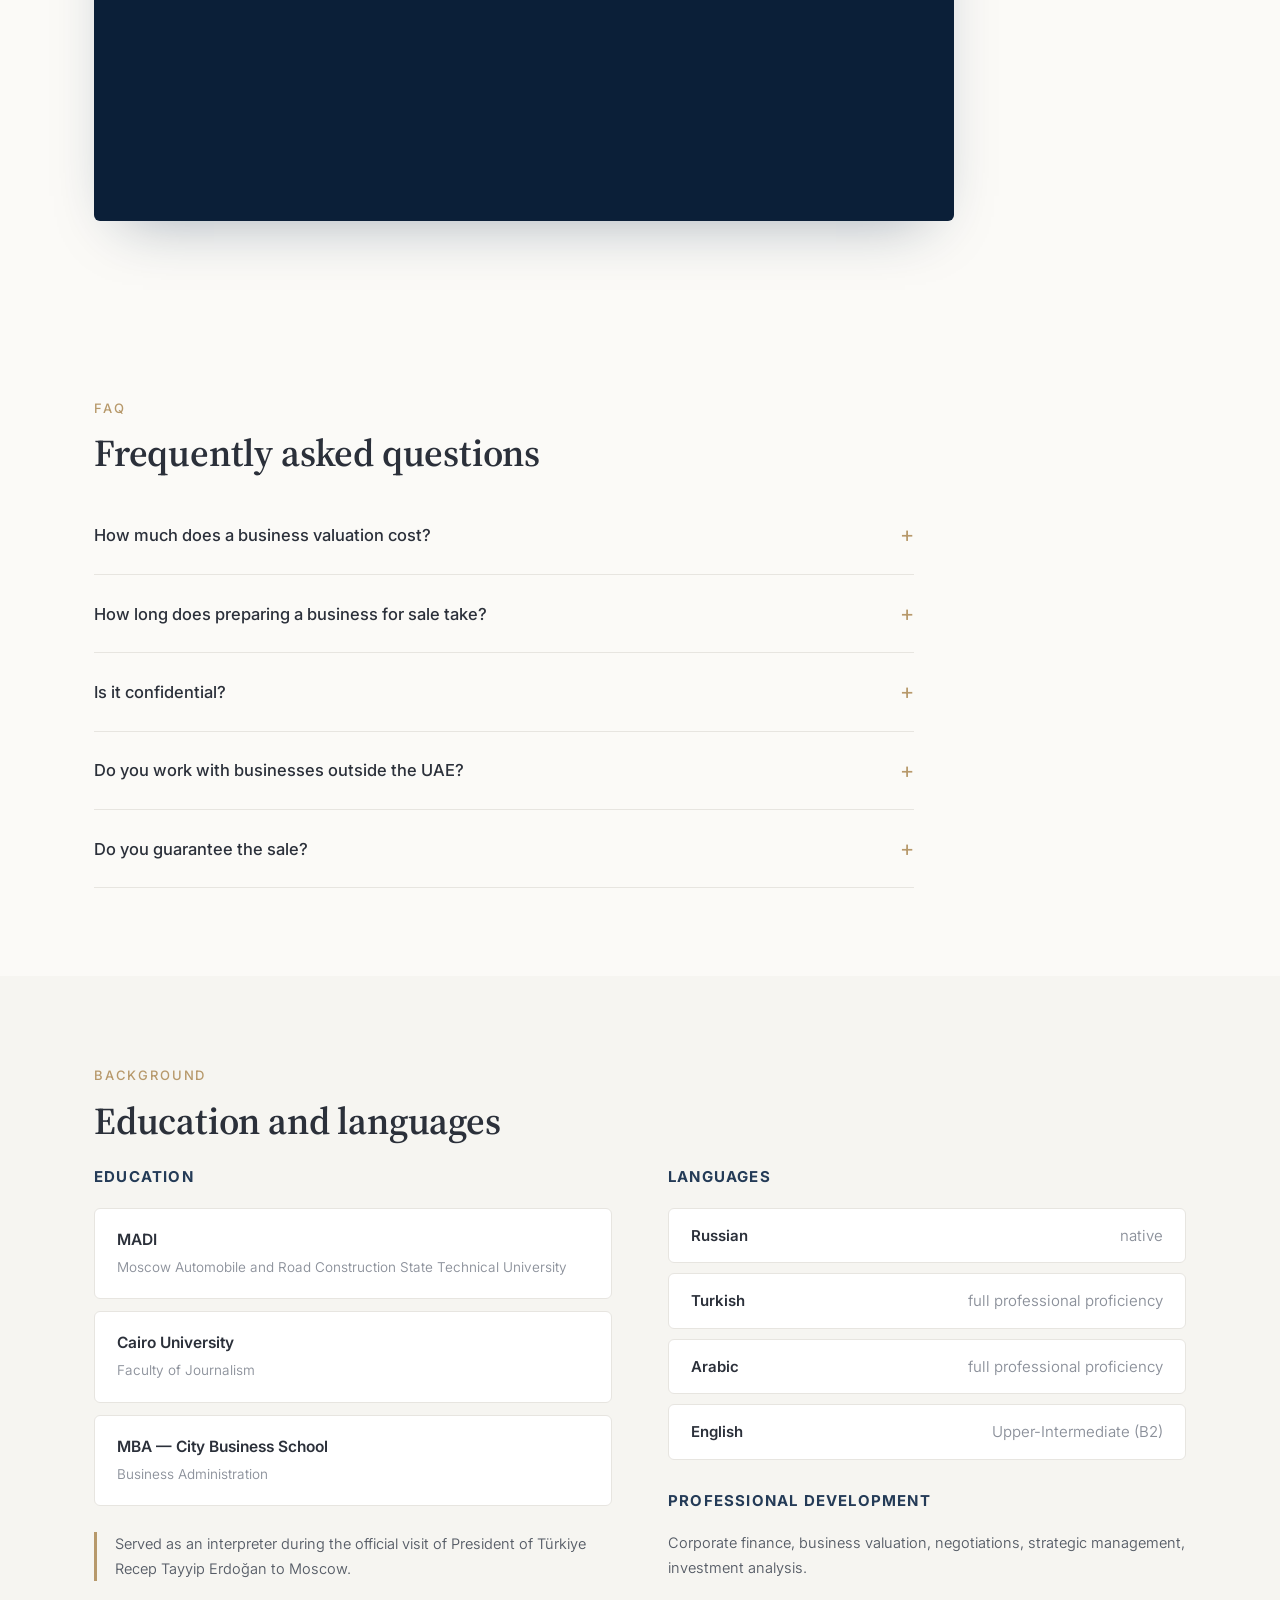
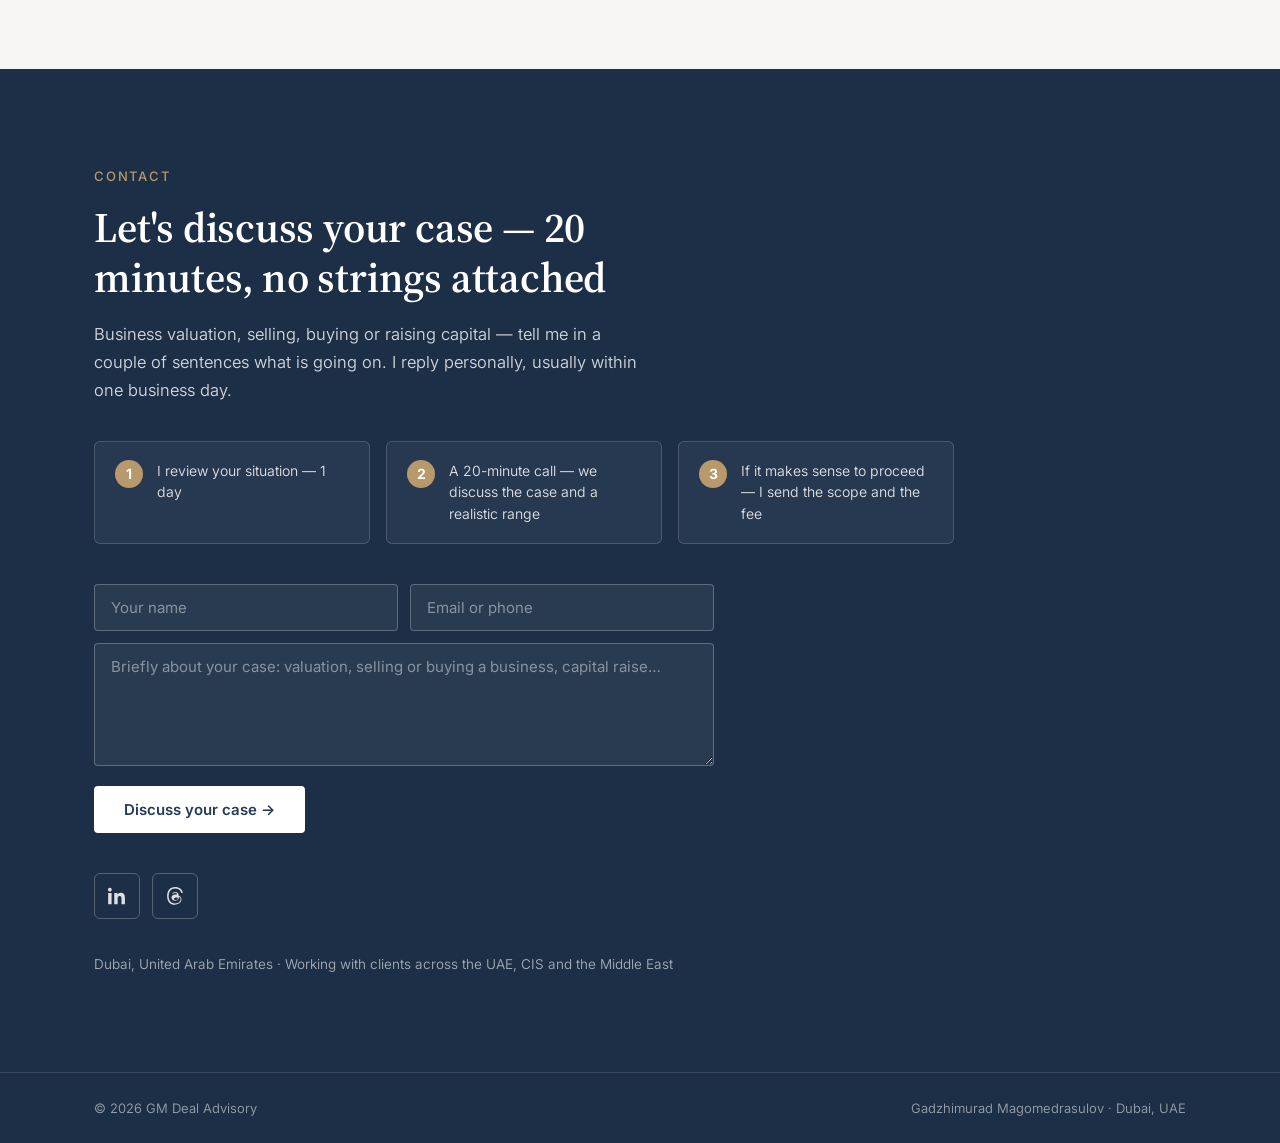
<file: en.html>
<!DOCTYPE html>
<html lang="en">
<head>
<meta charset="UTF-8">
<meta name="viewport" content="width=device-width, initial-scale=1.0">
<title>Gadzhimurad Magomedrasulov — GM Deal Advisory</title>
<meta name="description" content="GM Deal Advisory — business valuation, M&A advisory, capital raising. Gadzhimurad Magomedrasulov, Dubai, UAE.">
<link rel="canonical" href="https://gm-deal-advisory.onrender.com/en.html">
<link rel="alternate" hreflang="ru" href="https://gm-deal-advisory.onrender.com/">
<link rel="alternate" hreflang="en" href="https://gm-deal-advisory.onrender.com/en.html">
<meta property="og:type" content="website">
<meta property="og:title" content="Gadzhimurad Magomedrasulov — GM Deal Advisory">
<meta property="og:description" content="Business valuation, M&A advisory, capital raising. Dubai, UAE.">
<meta property="og:url" content="https://gm-deal-advisory.onrender.com/en.html">
<meta property="og:image" content="https://gm-deal-advisory.onrender.com/photo.jpg">
<meta name="robots" content="index, follow">
<link rel="preconnect" href="https://fonts.googleapis.com">
<link rel="preconnect" href="https://fonts.gstatic.com" crossorigin>
<link href="https://fonts.googleapis.com/css2?family=Source+Serif+4:opsz,wght@8..60,600;8..60,700&family=Inter:wght@400;500;600;700&display=swap" rel="stylesheet">
<link rel="icon" type="image/svg+xml" href="favicon.svg">
<link rel="preload" as="image" href="photo.jpg">
<link rel="stylesheet" href="styles.css">
<script type="application/ld+json">
{"@context":"https://schema.org","@type":"Person","name":"Gadzhimurad Magomedrasulov","jobTitle":"Founder & Managing Partner","worksFor":{"@type":"ProfessionalService","name":"GM Deal Advisory","address":{"@type":"PostalAddress","addressLocality":"Dubai","addressCountry":"AE"}},"knowsLanguage":["ru","tr","ar","en"],"url":"https://gm-deal-advisory.onrender.com/en.html","image":"https://gm-deal-advisory.onrender.com/photo.jpg","sameAs":["https://www.linkedin.com/in/gadzhimurad-m-and-a-advisor-227a68b3/","https://www.threads.com/@gadzhimurad.strateg","https://t.me/bigexpert1/","https://valueup.online/"]}
</script>
</head>
<body>

<header>
  <div class="wrap nav">
    <a class="logo" href="en.html"><b>GM Deal Advisory</b><span>Business Valuation · M&amp;A</span></a>
    <nav class="menu">
      <a href="#about">About</a>
      <a href="#cases">Cases</a>
      <a href="#services">Services</a>
      <a href="#experience">Experience</a>
      <a href="#insights">Insights</a>
      <a class="nav-cta" href="#contact">Contact</a>
      <span class="lang-sw"><a href="index.html">RU</a><b>EN</b></span>
    </nav>
  </div>
</header>

<div class="hero" id="top">
  <div class="wrap hero-grid">
    <div>
      <div class="eyebrow">GM Deal Advisory · Dubai, UAE</div>
      <h1>Gadzhimurad Magomedrasulov</h1>
      <div class="role">Founder &amp; Managing Partner — Business Valuation &amp; M&amp;A Advisory</div>
      <p class="lede">I help owners of private companies establish the fair value of their business, prepare it for a sale or a capital raise, and close the deal on the best possible terms.</p>
      <div class="hero-cta">
        <a class="btn btn-primary" href="#contact">Discuss your case</a>
        <a class="btn btn-secondary" href="#services">Services</a>
      </div>
      <div class="hero-note">Working with companies from USD 1M in revenue — UAE, CIS, Middle East</div>
    </div>
    <div class="photo-card">
      <img src="photo.jpg" alt="Gadzhimurad Magomedrasulov — GM Deal Advisory" width="800" height="1000" fetchpriority="high">
    </div>
  </div>
</div>

<div class="metrics">
  <div class="wrap metrics-grid">
    <div class="metric"><b>15<i>+</i></b><span>years in entrepreneurship</span></div>
    <div class="metric"><b>300<i>+</i></b><span>companies advised</span></div>
    <div class="metric"><b>$40<i>M+</i></b><span>total value of projects and deals</span></div>
    <div class="metric"><b>5</b><span>companies founded from scratch</span></div>
  </div>
</div>


<section class="cases-section" id="cases">
  <div class="wrap">
    <div class="sec-eyebrow">Case Studies</div>
    <h2 class="sec-title">Results, not promises</h2>
    <p class="sec-intro">Three real mandates — the numbers, unvarnished.</p>
    <div class="case-grid">
      <div class="ccard">
        <div class="meta">01 · Transport · Dubai</div>
        <h3>Premium car fleet</h3>
        <p class="csub">34 vehicles, AED 4.75M annual revenue</p>
        <ul>
          <li>Fair value established using DCF + market multiples</li>
          <li>Full package delivered: valuation report, Value Bridge, 51-item due diligence questionnaire, NDA, Engagement Letter</li>
          <li>Fair value range AED 8.5–10M, recommended listing anchor AED 11–12M</li>
        </ul>
      </div>
      <div class="ccard">
        <div class="meta">02 · Healthcare · Business Bay</div>
        <h3>Aesthetic medicine clinic</h3>
        <p class="csub">Prepared for sale</p>
        <ul>
          <li>Complete sale package: Valuation Report (RU + EN), financial model, Asset Schedule, Value Bridge</li>
          <li>Final value range AED 5.5–7M</li>
          <li>From the first conversation to an investor-ready package — the full document cycle, no dragging</li>
        </ul>
      </div>
      <div class="ccard">
        <div class="meta">03 · Restaurant · UAE</div>
        <h3>Restaurant business</h3>
        <p class="csub">Prepared for sale</p>
        <ul>
          <li>Investment memorandum and full deal packaging</li>
          <li>Asking price range AED 2.8–3.7M, supported by comparative analysis</li>
          <li>Real deal risks addressed — a working negotiation document, not a glossy deck</li>
        </ul>
      </div>
    </div>
  </div>
</section>


<section class="delta-section">
  <div class="wrap">
    <div class="sec-eyebrow">Value Up · platform cases</div>
    <h2 class="sec-title">From Value Up practice</h2>
    <p class="sec-intro">Value Up is a business valuation platform built on my methodology. Here are real results from owners who used it.</p>
    <div class="delta-grid">
      <div class="dcard">
        <div class="dlabel">Car rental · UAE</div>
        <div class="drow"><span>Assumed</span><b>AED 17M</b><i>→</i><span>Fair value</span><b class="hl">AED 11M</b></div>
        <p>A detailed analysis prevented inflated expectations in negotiations with the buyer.</p>
      </div>
      <div class="dcard">
        <div class="dlabel">Medical clinic · UAE</div>
        <div class="drow"><span>Before</span><b>AED 5M</b><i>→</i><span>After</span><b class="hl">AED 7M</b></div>
        <p>Value grew 40% in 90 days — without selling a stake or raising an investor.</p>
      </div>
      <div class="dcard">
        <div class="dlabel">Children's clinic · Russia</div>
        <div class="drow"><span>Expected</span><b>₽50M</b><i>→</i><span>Fair value</span><b class="hl">₽69M</b></div>
        <p>The audit pointed to a better strategy: sell a 25% stake instead of the whole business.</p>
      </div>
      <div class="dcard">
        <div class="dlabel">Aesthetic clinic · Dubai (DIFC)</div>
        <div class="drow"><span>Expected</span><b>AED 5–7M</b><i>→</i><span>Fair value now</span><b class="hl">AED 4M</b></div>
        <p>Revenue up 27% year-on-year, but a key risk emerged — a sharp rent increase from late 2026. With a prep plan — AED 5–7.5M.</p>
      </div>
      <div class="dcard">
        <div class="dlabel">Coffee chain · Egypt</div>
        <div class="drow"><span>ValueOS score</span><b>84.8 / 100</b><i>→</i><span>Prelim. value</span><b class="hl">$4–6M</b></div>
        <p>The gap between a 4–5x and a 7–8x EBITDA multiple comes down to growth, margin, management systems and owner dependency.</p>
      </div>
      <div class="dcard">
        <div class="dlabel">Apparel &amp; lingerie manufacturer · Egypt</div>
        <div class="drow"><span>Data completeness</span><b>47%</b><i>→</i><span>Value range</span><b class="hl">$80–145M</b></div>
        <p>A large brand with its own production, retail, franchising and exports to 10+ countries.</p>
      </div>
    </div>
    <a class="btn btn-secondary" href="https://valueup.online/" target="_blank" rel="noopener" style="margin-top:36px">Value your business on Value Up →</a>
  </div>
</section>

<section id="about">
  <div class="wrap">
    <div class="sec-eyebrow">About</div>
    <h2 class="sec-title">I look at a business through the eyes of an owner, an investor and a buyer — at the same time</h2>
    <div class="about-cols">
      <div>
        <p>An entrepreneur for over 15 years: since 2011 I have founded five companies across different industries. Since 2018 I have been advising business owners on strategy, value growth and preparing companies for sale.</p>
        <p>Over the years I have advised more than 300 companies and taken part in projects and transactions with a combined value of over USD 40 million.</p>
      </div>
      <div>
        <p>I specialise in working with owners of private companies generating USD 1–10 million in annual revenue, helping them make strategic decisions based on an objective valuation of the business.</p>
        <p>My own entrepreneurial background lets me negotiate as an equal with every side of a deal — and find a price that is fair to all.</p>
      </div>
    </div>
    <div class="about-facts">
      <div class="fact"><b>Focus</b>Private companies with USD 1–10M annual revenue</div>
      <div class="fact"><b>Geography</b>UAE, CIS countries and the Middle East</div>
      <div class="fact"><b>Methodology</b>DCF, market multiples, value bridge</div>
    </div>
  </div>
</section>

<section class="svc-section" id="services">
  <div class="wrap">
    <div class="sec-eyebrow">Services</div>
    <h2 class="sec-title">Four practice areas</h2>
    <p class="sec-intro">Every engagement starts with an objective valuation of the business — the strategy follows: sale, acquisition, value growth or capital raise.</p>
    <div class="svc-grid">
      <div class="svc">
        <div class="num">01</div>
        <h3>Business Valuation</h3>
        <p>An independent valuation of the company for a transaction, a dispute or a strategic decision.</p>
        <ul>
          <li>DCF model and market multiples</li>
          <li>Valuation range and assumptions</li>
          <li>Recommended deal price</li>
        </ul>
      </div>
      <div class="svc">
        <div class="num">02</div>
        <h3>Selling a Business (Sell-side)</h3>
        <p>Preparing the company for sale and running the deal from the first conversation to closing.</p>
        <ul>
          <li>Pre-sale preparation and packaging</li>
          <li>Sourcing and vetting buyers</li>
          <li>Negotiations and deal documentation</li>
        </ul>
      </div>
      <div class="svc">
        <div class="num">03</div>
        <h3>Buying a Business (Buy-side)</h3>
        <p>Verifying and executing an acquisition — so that you buy what you were actually shown.</p>
        <ul>
          <li>Due diligence and red-flag checks</li>
          <li>Fair price assessment</li>
          <li>Deal structuring and closing</li>
        </ul>
      </div>
      <div class="svc">
        <div class="num">04</div>
        <h3>Value Creation &amp; Capital Raising</h3>
        <p>Growing the company's capitalisation and raising capital against a growth plan.</p>
        <ul>
          <li>Value-gap diagnostics and a value growth plan</li>
          <li>Investment packages for investors</li>
          <li>Support in investor negotiations</li>
        </ul>
      </div>
    </div>
  </div>
</section>

<section id="experience">
  <div class="wrap">
    <div class="sec-eyebrow">Experience</div>
    <h2 class="sec-title">Representative engagements</h2>
    <div class="exp-table">
      <div class="exp-row">
        <h3>Sale of hotel assets</h3>
        <p>Running sales of operating hotels: preparation, positioning, negotiations, closing.</p>
        <div class="sector">Hospitality</div>
      </div>
      <div class="exp-row">
        <h3>Pre-deal valuations</h3>
        <p>Valuing companies in manufacturing, retail, healthcare and services using DCF and multiples.</p>
        <div class="sector">Valuation</div>
      </div>
      <div class="exp-row">
        <h3>Investor fundraising</h3>
        <p>Investment packages and investor negotiations for private companies in the CIS and the Middle East.</p>
        <div class="sector">Capital Raising</div>
      </div>
      <div class="exp-row">
        <h3>Value growth before a sale</h3>
        <p>Capitalisation growth programmes: from value-gap diagnostics to making the company deal-ready.</p>
        <div class="sector">Value Creation</div>
      </div>
      <div class="exp-row">
        <h3>Scaling strategies</h3>
        <p>Growth strategies for manufacturers, holding structures, retail and hospitality businesses.</p>
        <div class="sector">Strategy</div>
      </div>
    </div>
    <div class="industries">
      <h3>Industries I have worked with</h3>
      <div class="chips">
        <span class="chip">Manufacturing</span>
        <span class="chip">Retail chains</span>
        <span class="chip">Grocery retail</span>
        <span class="chip">Holding structures</span>
        <span class="chip">Healthcare</span>
        <span class="chip">Service companies</span>
        <span class="chip">Hospitality</span>
      </div>
    </div>
  </div>
</section>

<section style="padding-top:0">
  <div class="wrap">
    <div class="vu">
      <div>
        <div class="sec-eyebrow">Value Up Platform</div>
        <h3>Founder of the Value Up business valuation platform</h3>
        <p>A Business Value Score across 20 factors, a 30/90/180-day and 12-month value growth roadmap, and weekly progress tracking. The platform runs on the same methodology I use in deals.</p>
      </div>
      <a class="btn" href="https://valueup.online/" target="_blank" rel="noopener">valueup.online</a>
    </div>
  </div>
</section>

<section id="insights" style="padding-top:0">
  <div class="wrap">
    <div class="sec-eyebrow">Publications &amp; Media</div>
    <h2 class="sec-title">Expertise on the public record</h2>
    <div class="ins-grid">
      <div class="ins">
        <div class="tag">Book</div>
        <h3>"Quarterly Leap: 7 Ways to Make a Million on Your Business"</h3>
        <p>A practical guide for owners on growing profit and company value.</p>
        <a href="https://drive.google.com/file/d/16T_AMhTT7onD3zQas1L6dv867yUegYbj/view?usp=sharing" target="_blank" rel="noopener">Read the book →</a>
      </div>
      <div class="ins">
        <div class="tag">Analysis</div>
        <h3>Articles and case breakdowns: VC.ru, LinkedIn, Telegram</h3>
        <p>Publications on business valuation, strategy and preparing companies for sale.</p>
        <a href="https://t.me/bigexpert1/" target="_blank" rel="noopener">Read on Telegram →</a>
      </div>
      <div class="ins">
        <div class="tag">Media</div>
        <h3>Channel One, NTV, YouTube</h3>
        <p>Featured in TV projects on Russian federal channels; speaker at industry events and private business communities.</p>
        <a href="https://youtube.com/shorts/_YA1pVciDQU?si=D7TerdRlwpAo29VF" target="_blank" rel="noopener">Watch on YouTube →</a>
      </div>
    </div>

    <div class="video-block">
      <h3 class="video-title">Video: how I work on deals</h3>
      <div class="video-wrap"><iframe src="https://www.youtube-nocookie.com/embed/BkNqXChD8Ng" title="GM Deal Advisory — video" loading="lazy" allowfullscreen frameborder="0"></iframe></div>
    </div>
  </div>
</section>


<section id="faq">
  <div class="wrap">
    <div class="sec-eyebrow">FAQ</div>
    <h2 class="sec-title">Frequently asked questions</h2>
    <div class="faq">
      <details>
        <summary>How much does a business valuation cost?</summary>
        <p>It depends on the size and structure of the company. After a 20-minute call I send a fixed scope and fee — no hourly billing, no hidden charges.</p>
      </details>
      <details>
        <summary>How long does preparing a business for sale take?</summary>
        <p>A valuation usually takes 1–2 weeks. A full sale package (valuation report, financial model, investment memorandum, deal documents) — from 3–4 weeks, depending on how ready your accounts are.</p>
      </details>
      <details>
        <summary>Is it confidential?</summary>
        <p>Yes. Every engagement starts with an NDA. Company data is never shared with third parties without your written consent — including the very fact that the business is up for sale.</p>
      </details>
      <details>
        <summary>Do you work with businesses outside the UAE?</summary>
        <p>Yes — the CIS and the Middle East. Cross-border documents are prepared bilingually (Russian + English).</p>
      </details>
      <details>
        <summary>Do you guarantee the sale?</summary>
        <p>No — and do not trust anyone who does. What I guarantee is a defensible price, a quality document package and an honest picture of the risks. That is what ultimately decides whether a deal closes.</p>
      </details>
    </div>
  </div>
</section>

<section class="edu-section" id="education">
  <div class="wrap">
    <div class="sec-eyebrow">Background</div>
    <h2 class="sec-title">Education and languages</h2>
    <div class="edu-grid">
      <div class="edu-block">
        <h3>Education</h3>
        <div class="edu-item"><b>MADI</b><span>Moscow Automobile and Road Construction State Technical University</span></div>
        <div class="edu-item"><b>Cairo University</b><span>Faculty of Journalism</span></div>
        <div class="edu-item"><b>MBA — City Business School</b><span>Business Administration</span></div>
        <p class="intl">Served as an interpreter during the official visit of President of Türkiye Recep Tayyip Erdoğan to Moscow.</p>
      </div>
      <div class="edu-block">
        <h3>Languages</h3>
        <div class="lang-row"><b>Russian</b><span>native</span></div>
        <div class="lang-row"><b>Turkish</b><span>full professional proficiency</span></div>
        <div class="lang-row"><b>Arabic</b><span>full professional proficiency</span></div>
        <div class="lang-row"><b>English</b><span>Upper-Intermediate (B2)</span></div>
        <h3 style="margin-top:28px">Professional development</h3>
        <p style="font-size:14.5px">Corporate finance, business valuation, negotiations, strategic management, investment analysis.</p>
      </div>
    </div>
  </div>
</section>

<section class="contact" id="contact">
  <div class="wrap">
    <div class="sec-eyebrow">Contact</div>
    <h2>Let's discuss your case — 20 minutes, no strings attached</h2>
    <p class="lead">Business valuation, selling, buying or raising capital — tell me in a couple of sentences what is going on. I reply personally, usually within one business day.</p><div class="steps">
      <div class="step"><b>1</b><span>I review your situation — 1 day</span></div>
      <div class="step"><b>2</b><span>A 20-minute call — we discuss the case and a realistic range</span></div>
      <div class="step"><b>3</b><span>If it makes sense to proceed — I send the scope and the fee</span></div>
    </div>
    
    <form class="cform" data-subject="Enquiry from GM Deal Advisory website">
      <div class="frow">
        <input type="text" name="name" placeholder="Your name" required>
        <input type="text" name="contact" placeholder="Email or phone" required>
      </div>
      <textarea name="message" rows="5" placeholder="Briefly about your case: valuation, selling or buying a business, capital raise…" required></textarea>
      <button class="btn btn-primary" type="submit">Discuss your case →</button>
      <div class="fnote"></div>
    </form>
    <div class="soc-row">
      <a class="soc" href="https://www.linkedin.com/in/gadzhimurad-m-and-a-advisor-227a68b3/" target="_blank" rel="noopener" title="LinkedIn" aria-label="LinkedIn">
        <svg viewBox="0 0 24 24"><path d="M4.98 3.5C4.98 4.88 3.87 6 2.5 6S0 4.88 0 3.5 1.12 1 2.5 1s2.48 1.12 2.48 2.5zM.22 8.16h4.56V23H.22V8.16zM8.34 8.16h4.37v2.02h.06c.61-1.15 2.1-2.37 4.32-2.37 4.62 0 5.47 3.04 5.47 6.99V23h-4.55v-7.21c0-1.72-.03-3.93-2.4-3.93-2.4 0-2.77 1.87-2.77 3.8V23H8.34V8.16z"/></svg>
      </a>
      <a class="soc" href="https://www.threads.com/@gadzhimurad.strateg" target="_blank" rel="noopener" title="Threads" aria-label="Threads">
        <svg viewBox="0 0 24 24"><path d="M12.19 24h-.01c-3.58-.02-6.33-1.2-8.18-3.51C2.36 18.44 1.5 15.59 1.47 12v-.01c.03-3.58.89-6.43 2.53-8.48C5.85 1.2 8.6.02 12.18 0h.02c2.75.02 5.04.72 6.83 2.1 1.68 1.29 2.86 3.13 3.51 5.47l-2.04.57c-1.1-3.96-3.9-5.99-8.31-6.02-2.92.02-5.13.94-6.56 2.73C4.29 6.53 3.6 8.94 3.58 12c.02 3.06.71 5.47 2.05 7.15 1.43 1.79 3.64 2.71 6.56 2.73 2.64-.02 4.38-.64 5.83-2.09 1.66-1.65 1.63-3.67 1.1-4.9-.31-.73-.88-1.33-1.64-1.79-.19 1.36-.62 2.46-1.29 3.29-.9 1.1-2.17 1.7-3.78 1.79-1.22.07-2.4-.22-3.31-.82-1.08-.7-1.71-1.78-1.78-3.02-.13-2.45 1.83-4.21 4.89-4.38.9-.05 1.75 0 2.55.13-.11-.64-.32-1.14-.64-1.51-.44-.5-1.12-.76-2.02-.77h-.03c-.72 0-1.7.2-2.33 1.13L8.35 8.79c.86-1.28 2.26-1.98 3.95-1.98h.04c2.82.02 4.5 1.75 4.67 4.77.1.04.19.08.29.13 1.32.62 2.29 1.56 2.79 2.72.7 1.62.77 4.27-1.36 6.38-1.86 1.85-4.11 2.68-7.54 2.7v-.01zm1.13-9.98c-.07 0-.14 0-.21.01-1.55.09-2.51.8-2.45 1.83.06 1.08 1.25 1.58 2.39 1.52 1.05-.06 2.42-.46 2.65-3.15-.58-.13-1.24-.2-1.94-.2z"/></svg>
      </a>
    </div>
    <div class="loc">Dubai, United Arab Emirates · Working with clients across the UAE, CIS and the Middle East</div>
  </div>
</section>

<footer>
  <div class="wrap">
    <div>© 2026 GM Deal Advisory</div>
    <div>Gadzhimurad Magomedrasulov · Dubai, UAE</div>
  </div>
</footer>

<script>
document.querySelector('.cform').addEventListener('submit',async function(e){
  e.preventDefault();
  var f=this,b=f.querySelector('button'),n=f.querySelector('.fnote'),ru=document.documentElement.lang==='ru';
  b.disabled=true;b.textContent=ru?'Отправляю…':'Sending…';
  try{
    var r=await fetch('https://formsubmit.co/ajax/cef8fbf13d92c2186499e72b9094f0c2',{
      method:'POST',headers:{'Content-Type':'application/json','Accept':'application/json'},
      body:JSON.stringify({name:f.name.value,contact:f.contact.value,message:f.message.value,_subject:f.dataset.subject,_template:'table',_captcha:'false'})});
    if(!r.ok)throw 0;
    f.reset();n.className='fnote ok';n.textContent=ru?'Спасибо! Сообщение отправлено — отвечу лично в ближайшее время.':'Thank you! Your message has been sent — I will reply personally shortly.';
  }catch(_){n.className='fnote err';n.textContent=ru?'Не получилось отправить. Напишите мне в LinkedIn или Threads (иконки ниже).':'Could not send. Please reach me on LinkedIn or Threads (icons below).'}
  b.disabled=false;b.textContent=ru?'Обсудить задачу →':'Discuss your case →';
});
</script>
</body>
</html>
</file>
<file: styles.css>
:root{
    --navy:#243b57;
    --navy-dark:#1c2f47;
    --ink:#2b303a;
    --body:#565c66;
    --muted:#8b909a;
    --line:#e7e5e0;
    --bg-soft:#f6f5f1;
    --gold:#b7996b;
    --white:#fbfaf7;
    --serif:'Source Serif 4', Georgia, serif;
    --sans:'Inter', -apple-system, 'Segoe UI', sans-serif;
  }
  *{margin:0;padding:0;box-sizing:border-box}
  html{scroll-behavior:smooth}
  body{font-family:var(--sans);font-weight:350;color:var(--body);background:var(--white);font-size:16px;line-height:1.7;-webkit-font-smoothing:antialiased;text-rendering:optimizeLegibility}
  .wrap{max-width:1140px;margin:0 auto;padding:0 24px}
  h1,h2,h3{color:var(--ink);font-family:var(--sans);font-weight:500;letter-spacing:-.005em}
  img{max-width:100%}

  /* header */
  header{position:sticky;top:0;z-index:40;background:var(--white);border-bottom:1px solid var(--line)}
  .nav{display:flex;align-items:center;justify-content:space-between;height:68px}
  .logo{display:flex;flex-direction:column;text-decoration:none;line-height:1.25}
  .logo b{font-size:17px;font-weight:600;color:var(--navy);letter-spacing:.01em}
  .logo span{font-size:11px;color:var(--muted);letter-spacing:.1em;text-transform:uppercase;font-weight:400}
  nav.menu{display:flex;gap:30px;align-items:center}
  nav.menu a{font-size:14px;font-weight:400;color:var(--body);text-decoration:none;transition:color .2s}
  nav.menu a:hover{color:var(--navy)}
  .nav-cta{background:var(--navy);color:#fff !important;padding:10px 22px;border-radius:4px;font-weight:500}
  .nav-cta:hover{background:var(--navy-dark)}
  @media(max-width:900px){nav.menu > a:not(.nav-cta){display:none}}
  .lang-sw{display:inline-flex;border:1px solid var(--line);border-radius:4px;overflow:hidden;font-size:12.5px;font-weight:500;margin-left:4px}
  .lang-sw b,.lang-sw a{padding:6px 12px;text-decoration:none;line-height:1}
  .lang-sw b{background:var(--navy);color:#fff}
  .lang-sw a{color:var(--muted)}
  .lang-sw a:hover{color:var(--navy)}
  @media(max-width:900px){.lang-sw{display:inline-flex !important}}

  /* hero */
  .hero{border-bottom:1px solid var(--line);background:linear-gradient(180deg,#f8f7f3,var(--white))}
  .hero-grid{display:grid;grid-template-columns:1fr 360px;gap:72px;align-items:center;padding:72px 0}
  @media(max-width:900px){.hero-grid{grid-template-columns:1fr;gap:44px;padding:48px 0}}
  .eyebrow{font-size:13px;font-weight:500;letter-spacing:.14em;text-transform:uppercase;color:var(--gold);margin-bottom:16px}
  .hero h1{font-family:var(--serif);font-size:clamp(34px,4.6vw,52px);font-weight:600;line-height:1.12;letter-spacing:-.01em;margin-bottom:8px}
  .hero .role{font-size:17px;font-weight:500;color:var(--navy);margin-bottom:20px}
  .hero .lede{font-size:17px;max-width:560px;margin-bottom:32px}
  .btn{display:inline-block;padding:14px 30px;border-radius:4px;font-size:15px;font-weight:600;text-decoration:none;transition:.2s;text-align:center}
  .btn-primary{background:var(--navy);color:#fff;border:1px solid var(--navy)}
  .btn-primary:hover{background:var(--navy-dark)}
  .btn-secondary{border:1px solid var(--line);color:var(--navy);background:#fff}
  .btn-secondary:hover{border-color:var(--navy)}
  .hero-cta{display:flex;gap:14px;flex-wrap:wrap}
  .hero-note{margin-top:26px;font-size:13.5px;color:var(--muted);display:flex;gap:8px;align-items:center}
  .hero-note::before{content:"";width:8px;height:8px;border-radius:50%;background:#2e9e63;flex:none}
  .photo-card{position:relative}
  .photo-card img{display:block;width:100%;aspect-ratio:3/4;max-height:520px;object-fit:cover;object-position:top;border-radius:6px;box-shadow:0 24px 60px -24px rgba(15,42,74,.35)}
  .photo-card::after{content:"";position:absolute;top:22px;left:22px;right:-22px;bottom:-22px;border:1px solid var(--line);border-radius:6px;z-index:-1}

  /* metrics band */
  .metrics{background:var(--navy);color:#fff}
  .metrics-grid{display:grid;grid-template-columns:repeat(4,1fr);gap:0;padding:44px 0}
  @media(max-width:760px){.metrics-grid{grid-template-columns:repeat(2,1fr);row-gap:36px}}
  .metric{padding:0 32px;border-left:1px solid rgba(255,255,255,.18)}
  .metric:first-child{border-left:none;padding-left:0}
  @media(max-width:760px){.metric{padding:0 20px}.metric:nth-child(3){border-left:none;padding-left:0}}
  .metric b{display:block;font-family:var(--serif);font-size:40px;font-weight:600;line-height:1.1;color:#fff}
  .metric b i{font-style:normal;color:var(--gold)}
  .metric span{display:block;margin-top:6px;font-size:13.5px;color:rgba(255,255,255,.75);line-height:1.5}

  /* sections */
  section{padding:88px 0}
  .sec-eyebrow{font-size:13px;font-weight:500;letter-spacing:.14em;text-transform:uppercase;color:var(--gold);margin-bottom:12px}
  .sec-title{font-family:var(--serif);font-size:clamp(28px,3.4vw,38px);font-weight:600;line-height:1.2;margin-bottom:20px;max-width:680px}
  .sec-intro{max-width:680px;margin-bottom:44px;font-size:16.5px}

  /* about */
  .about-cols{display:grid;grid-template-columns:1fr 1fr;gap:48px;max-width:1000px}
  @media(max-width:800px){.about-cols{grid-template-columns:1fr;gap:24px}}
  .about-cols p{margin-bottom:18px}
  .about-cols p:last-child{margin-bottom:0}
  .about-facts{margin-top:44px;display:grid;grid-template-columns:repeat(3,1fr);gap:20px;max-width:1000px}
  @media(max-width:800px){.about-facts{grid-template-columns:1fr}}
  .fact{border:1px solid var(--line);border-radius:6px;padding:22px 24px;font-size:14.5px;line-height:1.6}
  .fact b{display:block;color:var(--ink);font-size:15px;margin-bottom:4px}

  /* services */
  .svc-section{background:var(--bg-soft)}
  .svc-grid{display:grid;grid-template-columns:repeat(2,1fr);gap:24px}
  @media(max-width:800px){.svc-grid{grid-template-columns:1fr}}
  .svc{background:#fff;border:1px solid var(--line);border-radius:6px;padding:34px 32px;transition:box-shadow .25s,transform .25s}
  .svc:hover{box-shadow:0 16px 40px -20px rgba(15,42,74,.25);transform:translateY(-3px)}
  .svc .num{font-family:var(--serif);font-size:15px;font-weight:700;color:var(--gold);margin-bottom:14px}
  .svc h3{font-size:19px;font-weight:600;margin-bottom:10px}
  .svc p{font-size:15px;color:var(--body)}
  .svc ul{margin-top:14px;list-style:none}
  .svc li{font-size:14px;color:var(--muted);padding:5px 0 5px 20px;position:relative}
  .svc li::before{content:"—";position:absolute;left:0;color:var(--gold)}

  /* experience */
  .exp-table{border-top:1px solid var(--line)}
  .exp-row{display:grid;grid-template-columns:230px 1fr 190px;gap:28px;padding:26px 0;border-bottom:1px solid var(--line);align-items:baseline}
  @media(max-width:800px){.exp-row{grid-template-columns:1fr;gap:6px}}
  .exp-row h3{font-size:17px;font-weight:600}
  .exp-row p{font-size:15px}
  .exp-row .sector{font-size:13px;font-weight:500;letter-spacing:.06em;text-transform:uppercase;color:var(--muted);text-align:right}
  @media(max-width:800px){.exp-row .sector{text-align:left}}
  .industries{margin-top:40px}
  .industries h3{font-size:15px;font-weight:600;margin-bottom:14px}
  .chips{display:flex;flex-wrap:wrap;gap:10px}
  .chip{font-size:13.5px;font-weight:500;color:var(--navy);background:var(--bg-soft);border:1px solid var(--line);border-radius:100px;padding:7px 16px}

  /* value up */
  .vu{background:var(--navy);color:#fff;border-radius:8px;padding:52px 56px;display:grid;grid-template-columns:1fr auto;gap:40px;align-items:center}
  @media(max-width:800px){.vu{grid-template-columns:1fr;padding:36px 28px}}
  .vu .sec-eyebrow{margin-bottom:10px}
  .vu h3{font-family:var(--serif);color:#fff;font-size:clamp(22px,3vw,30px);font-weight:600;line-height:1.25;margin-bottom:12px;max-width:640px}
  .vu p{color:rgba(255,255,255,.8);font-size:15.5px;max-width:620px}
  .vu .btn{background:#fff;color:var(--navy);border:none;white-space:nowrap}
  .vu .btn:hover{background:#eef1f5}

  /* insights */
  .ins-grid{display:grid;grid-template-columns:repeat(3,1fr);gap:24px}
  @media(max-width:860px){.ins-grid{grid-template-columns:1fr}}
  .ins{border:1px solid var(--line);border-radius:6px;padding:30px 28px;display:flex;flex-direction:column;background:#fff;transition:box-shadow .25s}
  .ins:hover{box-shadow:0 16px 40px -20px rgba(15,42,74,.2)}
  .ins .tag{font-size:12px;font-weight:500;letter-spacing:.1em;text-transform:uppercase;color:var(--gold);margin-bottom:14px}
  .ins h3{font-size:18px;font-weight:600;line-height:1.35;margin-bottom:10px}
  .ins p{font-size:14.5px;flex:1}
  .ins a{margin-top:18px;font-size:14px;font-weight:600;color:var(--navy);text-decoration:none}
  .ins a:hover{text-decoration:underline}

  /* education */
  .edu-section{background:var(--bg-soft)}
  .edu-grid{display:grid;grid-template-columns:1fr 1fr;gap:56px}
  @media(max-width:800px){.edu-grid{grid-template-columns:1fr;gap:40px}}
  .edu-block h3{font-size:15px;font-weight:700;letter-spacing:.08em;text-transform:uppercase;color:var(--navy);margin-bottom:18px}
  .edu-item{background:#fff;border:1px solid var(--line);border-radius:6px;padding:18px 22px;margin-bottom:12px}
  .edu-item b{display:block;color:var(--ink);font-size:15.5px;font-weight:600}
  .edu-item span{font-size:13.5px;color:var(--muted)}
  .lang-row{display:flex;justify-content:space-between;background:#fff;border:1px solid var(--line);border-radius:6px;padding:14px 22px;margin-bottom:10px;font-size:15px}
  .lang-row b{color:var(--ink);font-weight:600}
  .lang-row span{color:var(--muted)}
  .intl{margin-top:26px;font-size:14.5px;color:var(--body);border-left:3px solid var(--gold);padding-left:18px}

  /* contact */
  .contact{background:var(--navy-dark);color:#fff;padding:96px 0}
  .contact .sec-eyebrow{margin-bottom:14px}
  .contact h2{font-family:var(--serif);color:#fff;font-size:clamp(28px,3.8vw,42px);font-weight:600;line-height:1.2;margin-bottom:18px;max-width:640px}
  .contact .lead{color:rgba(255,255,255,.8);max-width:560px;margin-bottom:36px;font-size:16.5px}
  .contact .mail{display:inline-block;font-size:22px;font-weight:600;color:#fff;text-decoration:none;border-bottom:2px solid var(--gold);padding-bottom:4px}
  .contact .mail:hover{color:var(--gold)}
  .soc-row{margin-top:40px;display:flex;gap:12px;flex-wrap:wrap}
  .soc{width:46px;height:46px;border:1px solid rgba(255,255,255,.25);border-radius:6px;display:flex;align-items:center;justify-content:center;color:rgba(255,255,255,.85);transition:.2s;text-decoration:none}
  .soc:hover{background:#fff;color:var(--navy);border-color:#fff}
  .soc svg{width:18px;height:18px;fill:currentColor}
  .contact .loc{margin-top:34px;font-size:13.5px;color:rgba(255,255,255,.6)}

  footer{background:var(--navy-dark);border-top:1px solid rgba(255,255,255,.12);padding:24px 0}
  footer .wrap{display:flex;justify-content:space-between;flex-wrap:wrap;gap:8px;font-size:13px;color:rgba(255,255,255,.55)}
/* mobile */
@media(max-width:640px){
  body{font-size:15px}
  section{padding:56px 0}
  .wrap{padding:0 18px}
  .nav{height:60px;gap:8px}
  nav.menu{gap:8px}
  .logo b{font-size:13px}
  .logo span{font-size:10px}
  .nav-cta{padding:7px 12px;font-size:12px}
  .lang-sw{font-size:11px;margin-left:0}
  .lang-sw b,.lang-sw a{padding:5px 9px}
  .hero-grid{padding:36px 0;gap:32px}
  .hero h1{font-size:34px}
  .hero .role{font-size:15px}
  .hero .lede{font-size:15.5px}
  .btn{width:100%;padding:14px 20px}
  .hero-cta{flex-direction:column;gap:10px}
  .photo-card{max-width:340px;margin:0 auto}
  .photo-card::after{display:none}
  .metrics-grid{padding:32px 0}
  .metric b{font-size:30px}
  .metric span{font-size:12.5px}
  .sec-title{font-size:25px}
  .sec-intro{margin-bottom:30px}
  .svc{padding:26px 22px}
  .exp-row{padding:20px 0}
  .vu{gap:24px}
  .vu .btn{width:auto}
  .contact{padding:64px 0}
  .contact .mail{font-size:18px;word-break:break-all}
  .soc{width:42px;height:42px}
  footer .wrap{flex-direction:column;gap:4px}
}
html,body{overflow-x:hidden}
@media(max-width:640px){
  .logo span{display:none}
  .logo b{white-space:nowrap}
}

/* contact form */
.cform{max-width:620px}
.frow{display:grid;grid-template-columns:1fr 1fr;gap:12px}
@media(max-width:640px){.frow{grid-template-columns:1fr}}
.cform input,.cform textarea{width:100%;background:rgba(255,255,255,.06);border:1px solid rgba(255,255,255,.25);border-radius:4px;color:#fff;font-family:var(--sans);font-size:15px;padding:13px 16px;margin-bottom:12px;outline:none;transition:border-color .2s;resize:vertical}
.cform input::placeholder,.cform textarea::placeholder{color:rgba(255,255,255,.45)}
.cform input:focus,.cform textarea:focus{border-color:var(--gold);background:rgba(255,255,255,.09)}
.cform button{width:auto;min-width:200px;cursor:pointer;border:none;font-family:var(--sans)}
.cform button:disabled{opacity:.6;cursor:default}
.fnote{margin-top:14px;font-size:14.5px}
.fnote.ok{color:#7fd6a2}
.fnote.err{color:#f0a9a9}
.contact .cform button{background:#fff;color:var(--navy)}
.contact .cform button:hover{background:var(--gold);color:#fff}

/* cases */
.cases-section{background:var(--bg-soft);border-bottom:1px solid var(--line)}
.case-grid{display:grid;grid-template-columns:repeat(3,1fr);gap:24px}
@media(max-width:900px){.case-grid{grid-template-columns:1fr}}
.ccard{background:#fff;border:1px solid var(--line);border-radius:6px;padding:32px 30px;display:flex;flex-direction:column;transition:box-shadow .25s,transform .25s}
.ccard:hover{box-shadow:0 16px 40px -20px rgba(15,42,74,.25);transform:translateY(-3px)}
.ccard .meta{font-size:12px;font-weight:500;letter-spacing:.1em;text-transform:uppercase;color:var(--gold);margin-bottom:14px}
.ccard h3{font-size:19px;font-weight:600;margin-bottom:4px}
.ccard .csub{font-size:14px;color:var(--muted);margin-bottom:16px}
.ccard ul{list-style:none;border-top:1px solid var(--line);padding-top:14px}
.ccard li{font-size:14px;color:var(--body);padding:6px 0 6px 20px;position:relative;line-height:1.55}
.ccard li::before{content:"—";position:absolute;left:0;color:var(--gold)}

/* contact steps */
.steps{display:grid;grid-template-columns:repeat(3,1fr);gap:16px;max-width:860px;margin:0 0 40px}
@media(max-width:800px){.steps{grid-template-columns:1fr}}
.step{display:flex;gap:14px;align-items:flex-start;background:rgba(255,255,255,.05);border:1px solid rgba(255,255,255,.16);border-radius:6px;padding:18px 20px}
.step b{flex:none;width:28px;height:28px;border-radius:50%;background:var(--gold);color:#fff;display:flex;align-items:center;justify-content:center;font-size:14px;font-weight:700}
.step span{font-size:14px;color:rgba(255,255,255,.85);line-height:1.55}

/* faq */
.faq{max-width:820px}
.faq details{border-bottom:1px solid var(--line)}
.faq summary{cursor:pointer;list-style:none;display:flex;justify-content:space-between;align-items:center;gap:20px;padding:20px 0;font-size:16.5px;font-weight:500;color:var(--ink)}
.faq summary::-webkit-details-marker{display:none}
.faq summary::after{content:"+";font-size:22px;font-weight:400;color:var(--gold);flex:none;transition:transform .25s}
.faq details[open] summary::after{transform:rotate(45deg)}
.faq details p{padding:0 32px 20px 0;font-size:15px;color:var(--body)}

/* video */
.video-block{margin-top:44px}
.video-title{font-size:15px;font-weight:700;letter-spacing:.08em;text-transform:uppercase;color:var(--navy);margin-bottom:16px}
.video-wrap{position:relative;aspect-ratio:16/9;max-width:860px;border-radius:6px;overflow:hidden;background:#0b1f38;box-shadow:0 24px 60px -28px rgba(15,42,74,.4)}
.video-wrap iframe{position:absolute;inset:0;width:100%;height:100%;border:0}

/* value up delta cases */
.delta-section{background:var(--bg-soft);border-bottom:1px solid var(--line)}
.delta-grid{display:grid;grid-template-columns:repeat(3,1fr);gap:22px}
@media(max-width:900px){.delta-grid{grid-template-columns:1fr 1fr}}
@media(max-width:640px){.delta-grid{grid-template-columns:1fr}}
.dcard{background:#fff;border:1px solid var(--line);border-radius:6px;padding:26px 24px;transition:box-shadow .25s,transform .25s}
.dcard:hover{box-shadow:0 16px 40px -22px rgba(15,42,74,.22);transform:translateY(-2px)}
.dlabel{font-size:12.5px;font-weight:500;letter-spacing:.08em;text-transform:uppercase;color:var(--gold);margin-bottom:14px}
.drow{display:flex;flex-wrap:wrap;align-items:baseline;gap:6px 10px;margin-bottom:14px;font-size:13px;color:var(--muted)}
.drow b{font-family:var(--serif);font-size:19px;font-weight:600;color:var(--ink)}
.drow b.hl{color:var(--navy)}
.drow i{font-style:normal;color:var(--gold);font-size:15px;margin:0 2px}
.dcard p{font-size:14px;color:var(--body);line-height:1.6}
</file>
